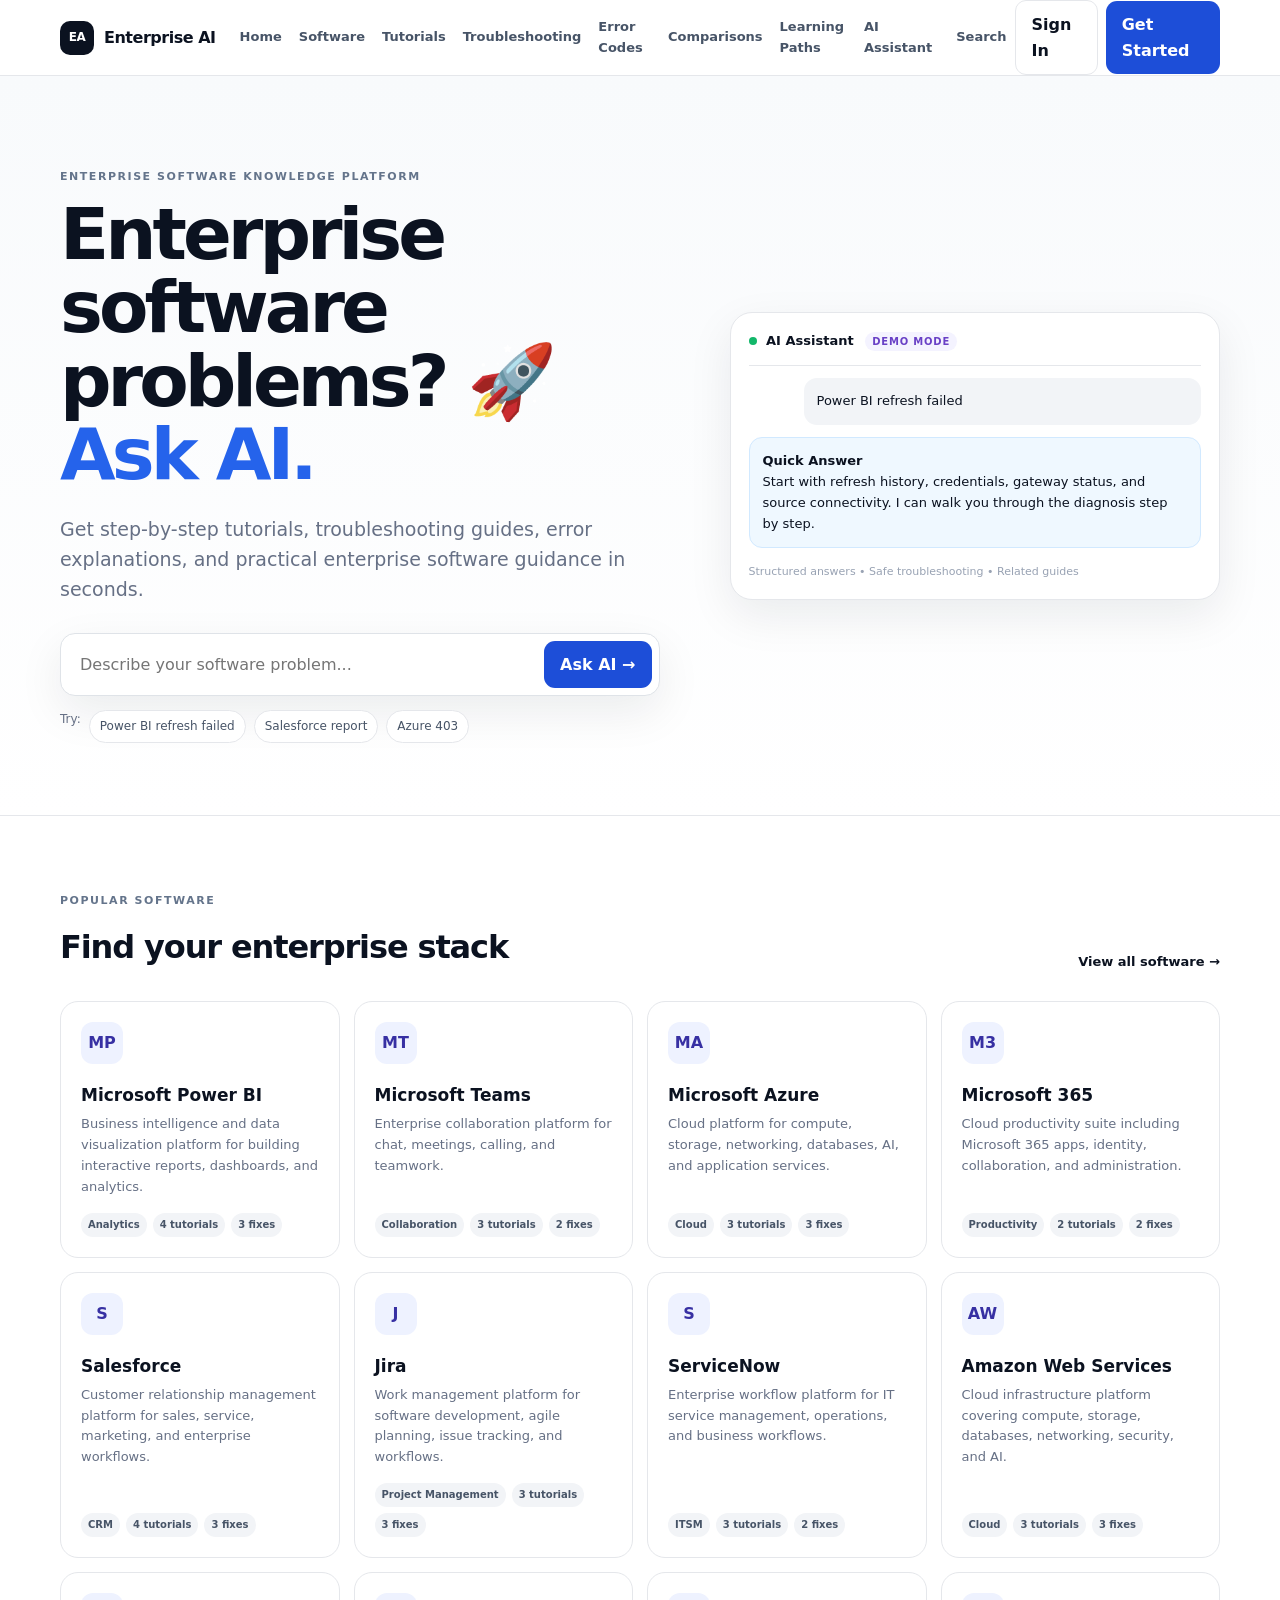
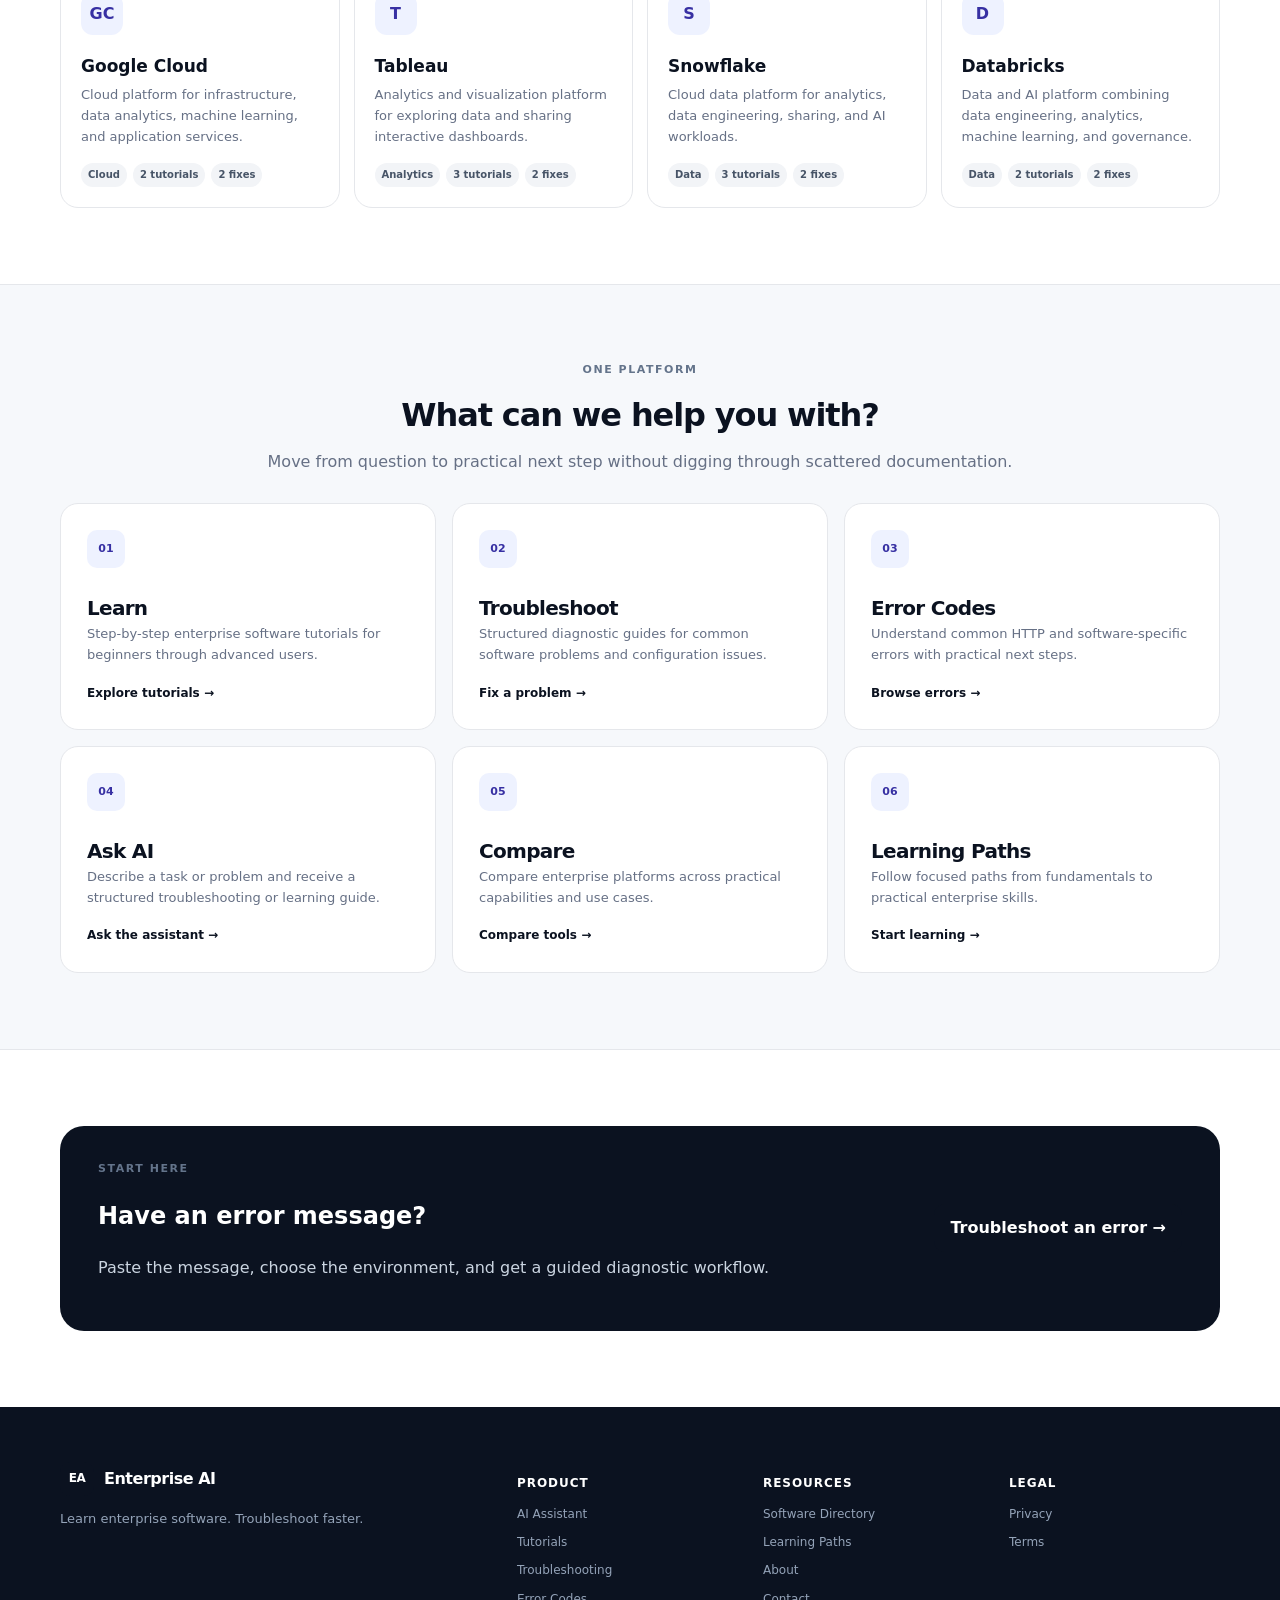
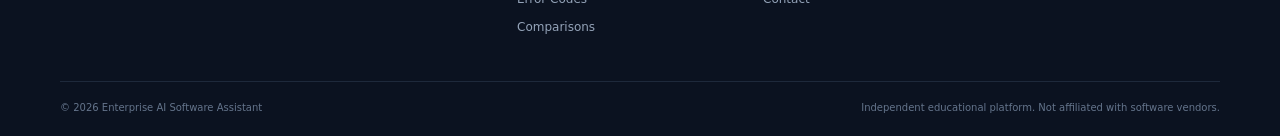
<file: index.html>
<!doctype html><html lang="en"><head>
<meta charset="UTF-8">
<meta name="viewport" content="width=device-width, initial-scale=1.0">
<meta name="theme-color" content="#0b1220">
<link rel="icon" href="favicon.svg" type="image/svg+xml">
<link rel="stylesheet" href="css/style.css">

<title>Enterprise AI Software Assistant | Tutorials & Troubleshooting</title>
<meta name="description" content="Learn enterprise software and troubleshoot errors with structured tutorials, troubleshooting guides, software comparisons, and an AI assistant.">
<link rel="canonical" href="https://ai.loanemi.de/">
<meta property="og:title" content="Enterprise AI Software Assistant">
<meta property="og:description" content="Learn enterprise software. Troubleshoot faster.">
<meta property="og:type" content="website">
<meta property="og:url" content="https://ai.loanemi.de/"> 
<script type="application/ld+json">
{
  "@context":"https://schema.org",
  "@type":"WebSite",
  "name":"Enterprise AI Software Assistant",
  "url":"https://ai.loanemi.de/",
  "potentialAction":{
    "@type":"SearchAction",
    "target":"https://ai.loanemi.de/software?search={search_term_string}"
    "query-input":"required name=search_term_string"
  }
}
</script>
</head><body>
<header class="site-header">
  <div class="container nav-wrap">
   <a class="brand" href="/" aria-label="Enterprise AI Software Assistant home">
      <span class="brand-mark">EA</span><span>Enterprise AI</span>
    </a>
    <button class="menu-toggle" aria-label="Open navigation" aria-expanded="false">☰</button>
    <nav class="main-nav" aria-label="Main navigation">
      <a href="/">Home</a>
      <a href="/software">Software</a>
      <a href="/tutorials">Tutorials</a>
      <a href="/troubleshooting">Troubleshooting</a>
      <a href="/errors">Error Codes</a>
     <a href="/comparisons">Comparisons</a>
      <a href="/learning-paths">Learning Paths</a>
      <a href="/ai-assistant">AI Assistant</a>
    </nav>
    <div class="nav-actions">
     <a class="search-link" href="/software#search">Search</a>
     <a class="btn btn-ghost" href="/contact">Sign In</a>
     <a class="btn btn-primary" href="/ai-assistant">Get Started</a>
    </div>
  </div>
</header>

<main>
<section class="hero">
 <div class="container hero-grid">
  <div>
   <div class="eyebrow">ENTERPRISE SOFTWARE KNOWLEDGE PLATFORM</div>
   <h1>Enterprise software problems? 🚀<br><span>Ask AI.</span></h1>
   <p class="hero-copy">Get step-by-step tutorials, troubleshooting guides, error explanations, and practical enterprise software guidance in seconds.</p>
   <form class="hero-search" id="hero-search">
    <input id="hero-query" aria-label="Describe your software problem" placeholder="Describe your software problem..." autocomplete="off">
    <button class="btn btn-primary" type="submit">Ask AI →</button>
   </form>
   <div class="example-row"><span>Try:</span><button data-query="Power BI refresh failed">Power BI refresh failed</button><button data-query="How do I create a Salesforce report?">Salesforce report</button><button data-query="Why is my Azure API returning 403?">Azure 403</button></div>
  </div>
  <div class="hero-panel">
   <div class="panel-top"><span class="status-dot"></span> AI Assistant <span class="demo-pill">DEMO MODE</span></div>
   <div class="chat-preview user">Power BI refresh failed</div>
   <div class="chat-preview ai"><strong>Quick Answer</strong><br>Start with refresh history, credentials, gateway status, and source connectivity. I can walk you through the diagnosis step by step.</div>
   <div class="panel-footer">Structured answers • Safe troubleshooting • Related guides</div>
  </div>
 </div>
</section>
<section class="section">
 <div class="container">
  <div class="section-heading"><div><div class="eyebrow">POPULAR SOFTWARE</div><h2>Find your enterprise stack</h2></div><a class="text-link" href="software.html">View all software →</a></div>
  <div class="software-grid" id="home-software"></div>
 </div>
</section>
<section class="section section-muted">
 <div class="container">
  <div class="section-heading centered"><div><div class="eyebrow">ONE PLATFORM</div><h2>What can we help you with?</h2><p>Move from question to practical next step without digging through scattered documentation.</p></div></div>
  <div class="feature-grid">
  <a class="feature-card" href="/tutorials"><span class="icon">01</span><h3>Learn</h3><p>Step-by-step enterprise software tutorials for beginners through advanced users.</p><span>Explore tutorials →</span></a>
   <a class="feature-card" href="/troubleshooting"><span class="icon">02</span><h3>Troubleshoot</h3><p>Structured diagnostic guides for common software problems and configuration issues.</p><span>Fix a problem →</span></a>
  <a class="feature-card" href="/errors"><span class="icon">03</span><h3>Error Codes</h3><p>Understand common HTTP and software-specific errors with practical next steps.</p><span>Browse errors →</span></a>
  <a class="feature-card" href="/ai-assistant"><span class="icon">04</span><h3>Ask AI</h3><p>Describe a task or problem and receive a structured troubleshooting or learning guide.</p><span>Ask the assistant →</span></a>
   <a class="feature-card" href="/comparisons"><span class="icon">05</span><h3>Compare</h3><p>Compare enterprise platforms across practical capabilities and use cases.</p><span>Compare tools →</span></a>
  <a class="feature-card" href="/learning-paths"><span class="icon">06</span><h3>Learning Paths</h3><p>Follow focused paths from fundamentals to practical enterprise skills.</p><span>Start learning →</span></a>
  </div>
 </div>
</section>
<section class="section">
 <div class="container callout"><div><div class="eyebrow">START HERE</div><h2>Have an error message?</h2><p>Paste the message, choose the environment, and get a guided diagnostic workflow.</p></div><a class="btn btn-dark" href="troubleshooting.html">Troubleshoot an error →</a></div>
</section>
</main>
<footer class="site-footer">
  <div class="container footer-grid">
    <div><div class="brand footer-brand"><span class="brand-mark">EA</span><span>Enterprise AI</span></div>
      <p>Learn enterprise software. Troubleshoot faster.</p></div>
    <div><h3>Product</h3><a href="ai-assistant.html">AI Assistant</a><a href="tutorials.html">Tutorials</a><a href="troubleshooting.html">Troubleshooting</a><a href="errors.html">Error Codes</a><a href="comparisons.html">Comparisons</a></div>
    <div><h3>Resources</h3><a href="software.html">Software Directory</a><a href="learning-paths.html">Learning Paths</a><a href="about.html">About</a><a href="contact.html">Contact</a></div>
    <div><h3>Legal</h3><a href="privacy.html">Privacy</a><a href="terms.html">Terms</a></div>
  </div>
  <div class="container footer-bottom"><span>© 2026 Enterprise AI Software Assistant</span><span>Independent educational platform. Not affiliated with software vendors.</span></div>
</footer>

<script src="js/app.js"></script><script src="js/software.js"></script>
<script>
document.getElementById('hero-search').addEventListener('submit',e=>{e.preventDefault();const q=document.getElementById('hero-query').value.trim();location.href='ai-assistant.html?query='+encodeURIComponent(q)});
document.querySelectorAll('[data-query]').forEach(b=>b.addEventListener('click',()=>{document.getElementById('hero-query').value=b.dataset.query}));
</script></body></html>
</file>
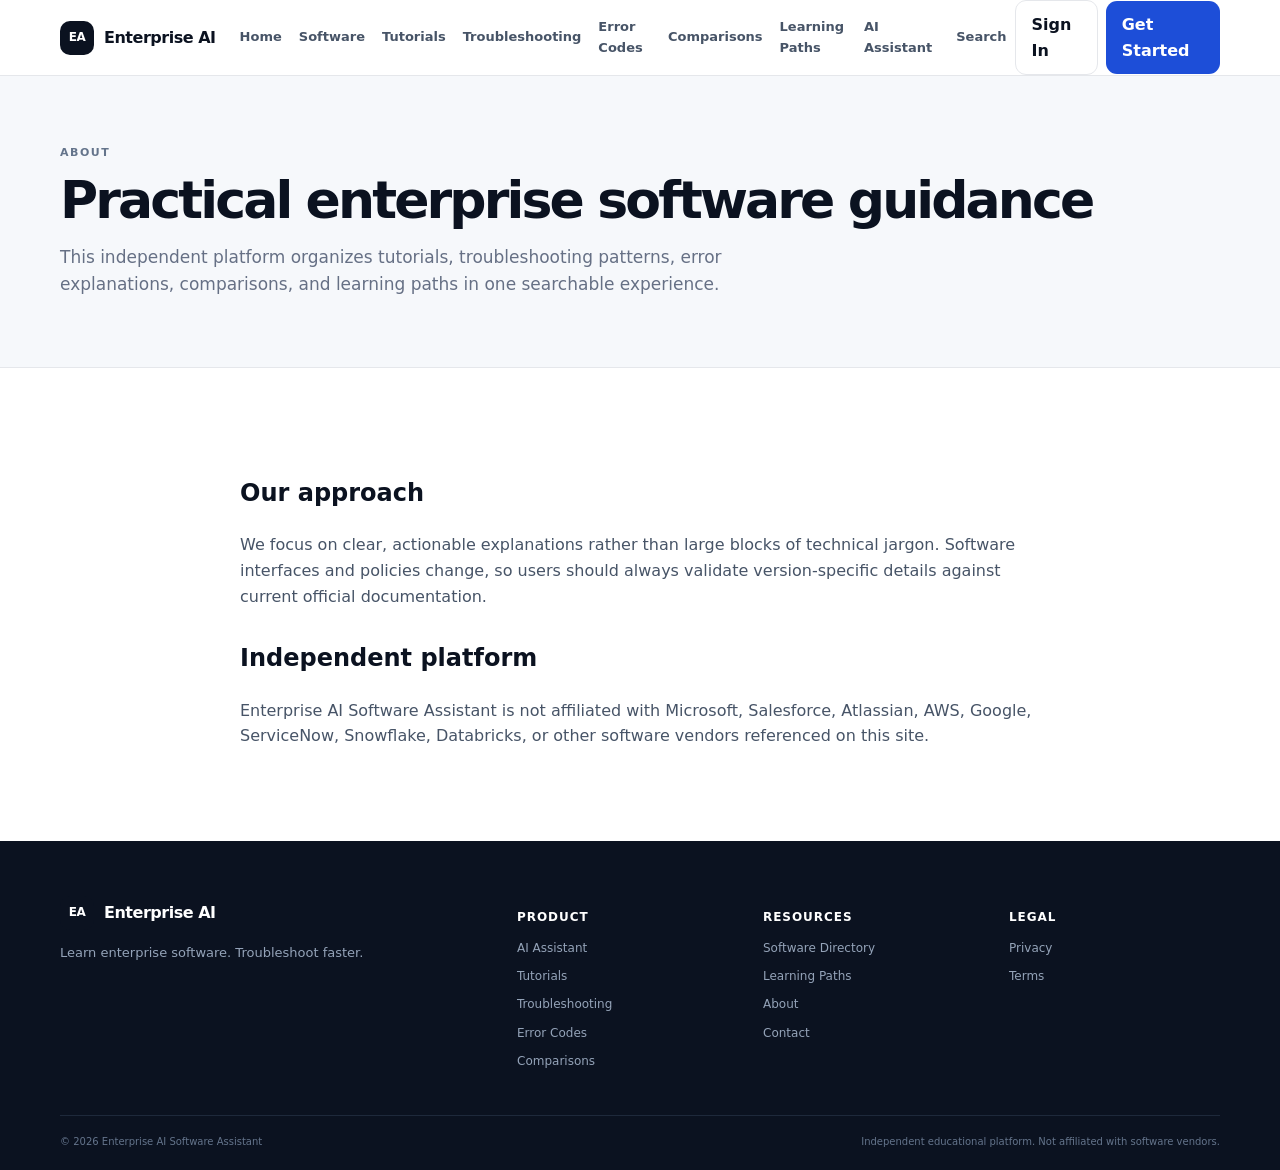
<file: about.html>
<!doctype html><html lang="en"><head>
<meta charset="UTF-8">
<meta name="viewport" content="width=device-width, initial-scale=1.0">
<meta name="theme-color" content="#0b1220">
<link rel="icon" href="favicon.svg" type="image/svg+xml">
<link rel="stylesheet" href="css/style.css">
<title>About | Enterprise AI Software Assistant</title><meta name="description" content="Enterprise AI Software Assistant information and legal page."><meta property="og:title" content="About | Enterprise AI Software Assistant"><meta property="og:description" content="Enterprise AI Software Assistant information and legal page."></head><body>
<header class="site-header">
  <div class="container nav-wrap">
    <a class="brand" href="index.html" aria-label="Enterprise AI Software Assistant home">
      <span class="brand-mark">EA</span><span>Enterprise AI</span>
    </a>
    <button class="menu-toggle" aria-label="Open navigation" aria-expanded="false">☰</button>
    <nav class="main-nav" aria-label="Main navigation">
      <a href="index.html">Home</a>
      <a href="software.html">Software</a>
      <a href="tutorials.html">Tutorials</a>
      <a href="troubleshooting.html">Troubleshooting</a>
      <a href="errors.html">Error Codes</a>
      <a href="comparisons.html">Comparisons</a>
      <a href="learning-paths.html">Learning Paths</a>
      <a href="ai-assistant.html">AI Assistant</a>
    </nav>
    <div class="nav-actions">
      <a class="search-link" href="software.html#search">Search</a>
      <a class="btn btn-ghost" href="contact.html">Sign In</a>
      <a class="btn btn-primary" href="ai-assistant.html">Get Started</a>
    </div>
  </div>
</header>
<main><section class="page-hero"><div class="container"><div class="eyebrow">ABOUT</div><h1>Practical enterprise software guidance</h1><p>This independent platform organizes tutorials, troubleshooting patterns, error explanations, comparisons, and learning paths in one searchable experience.</p></div></section><section class="section"><div class="container prose"><h2>Our approach</h2><p>We focus on clear, actionable explanations rather than large blocks of technical jargon. Software interfaces and policies change, so users should always validate version-specific details against current official documentation.</p><h2>Independent platform</h2><p>Enterprise AI Software Assistant is not affiliated with Microsoft, Salesforce, Atlassian, AWS, Google, ServiceNow, Snowflake, Databricks, or other software vendors referenced on this site.</p></div></section></main>
<footer class="site-footer">
  <div class="container footer-grid">
    <div><div class="brand footer-brand"><span class="brand-mark">EA</span><span>Enterprise AI</span></div>
      <p>Learn enterprise software. Troubleshoot faster.</p></div>
    <div><h3>Product</h3><a href="ai-assistant.html">AI Assistant</a><a href="tutorials.html">Tutorials</a><a href="troubleshooting.html">Troubleshooting</a><a href="errors.html">Error Codes</a><a href="comparisons.html">Comparisons</a></div>
    <div><h3>Resources</h3><a href="software.html">Software Directory</a><a href="learning-paths.html">Learning Paths</a><a href="about.html">About</a><a href="contact.html">Contact</a></div>
    <div><h3>Legal</h3><a href="privacy.html">Privacy</a><a href="terms.html">Terms</a></div>
  </div>
  <div class="container footer-bottom"><span>© 2026 Enterprise AI Software Assistant</span><span>Independent educational platform. Not affiliated with software vendors.</span></div>
</footer>
<script src="js/app.js"></script></body></html>
</file>
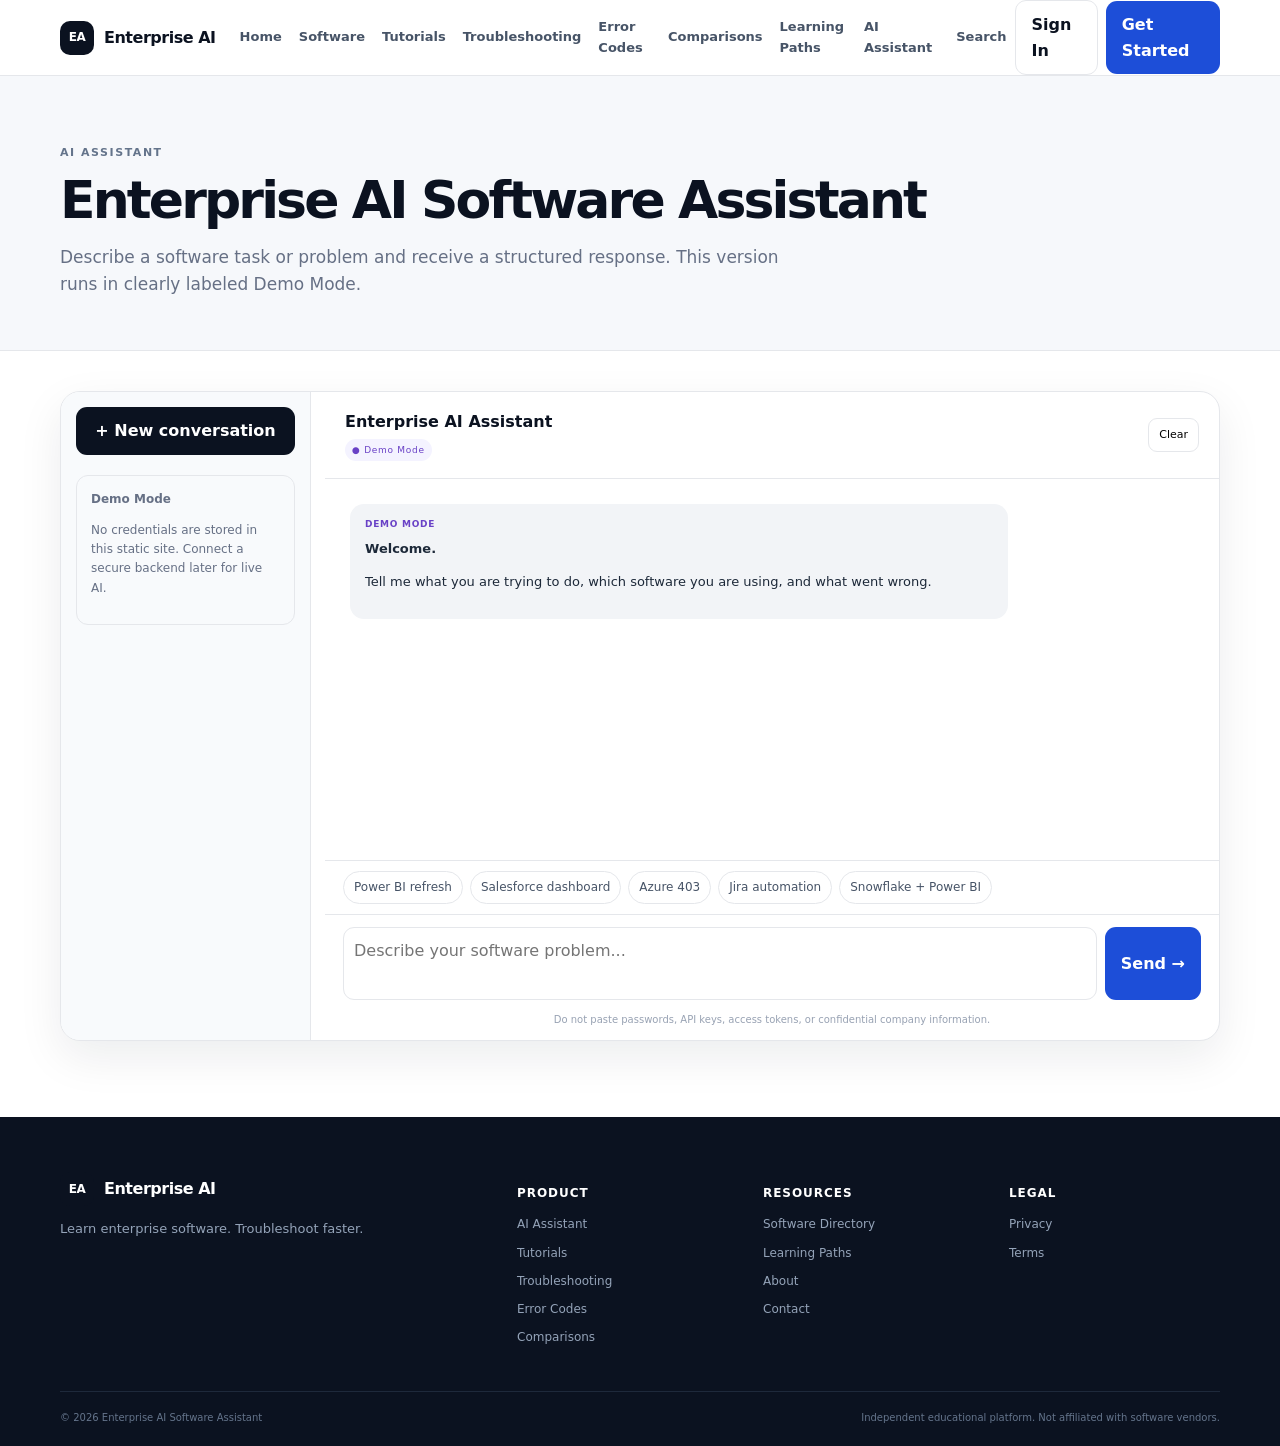
<file: ai-assistant.html>
<!doctype html><html lang="en"><head>
<meta charset="UTF-8">
<meta name="viewport" content="width=device-width, initial-scale=1.0">
<meta name="theme-color" content="#0b1220">
<link rel="icon" href="favicon.svg" type="image/svg+xml">
<link rel="stylesheet" href="css/style.css">
<title>AI Enterprise Software Assistant | Troubleshoot & Learn</title><meta name="description" content="Ask the Enterprise AI Software Assistant about software tasks, errors, configuration problems, and learning goals."><meta property="og:title" content="AI Enterprise Software Assistant | Troubleshoot & Learn"><meta property="og:description" content="Ask the Enterprise AI Software Assistant about software tasks, errors, configuration problems, and learning goals."></head><body>
<header class="site-header">
  <div class="container nav-wrap">
    <a class="brand" href="index.html" aria-label="Enterprise AI Software Assistant home">
      <span class="brand-mark">EA</span><span>Enterprise AI</span>
    </a>
    <button class="menu-toggle" aria-label="Open navigation" aria-expanded="false">☰</button>
    <nav class="main-nav" aria-label="Main navigation">
      <a href="index.html">Home</a>
      <a href="software.html">Software</a>
      <a href="tutorials.html">Tutorials</a>
      <a href="troubleshooting.html">Troubleshooting</a>
      <a href="errors.html">Error Codes</a>
      <a href="comparisons.html">Comparisons</a>
      <a href="learning-paths.html">Learning Paths</a>
      <a href="ai-assistant.html">AI Assistant</a>
    </nav>
    <div class="nav-actions">
      <a class="search-link" href="software.html#search">Search</a>
      <a class="btn btn-ghost" href="contact.html">Sign In</a>
      <a class="btn btn-primary" href="ai-assistant.html">Get Started</a>
    </div>
  </div>
</header>
<main>
<section class="page-hero compact"><div class="container"><div class="eyebrow">AI ASSISTANT</div><h1>Enterprise AI Software Assistant</h1><p>Describe a software task or problem and receive a structured response. This version runs in clearly labeled Demo Mode.</p></div></section>
<section class="section ai-section"><div class="container ai-shell">
<div class="ai-sidebar"><button id="new-chat" class="btn btn-dark full">+ New conversation</button><div class="sidebar-note"><strong>Demo Mode</strong><p>No credentials are stored in this static site. Connect a secure backend later for live AI.</p></div></div>
<div class="chat-panel"><div class="chat-top"><div><strong>Enterprise AI Assistant</strong><span class="status">● Demo Mode</span></div><button id="clear-chat" class="icon-btn" aria-label="Clear chat">Clear</button></div>
<div id="chat-messages" class="chat-messages"></div>
<div class="suggestions"><button data-suggest="How do I fix Power BI refresh errors?">Power BI refresh</button><button data-suggest="How do I create a Salesforce dashboard?">Salesforce dashboard</button><button data-suggest="Why am I getting a 403 error in Azure?">Azure 403</button><button data-suggest="How do I create a Jira automation?">Jira automation</button><button data-suggest="How do I connect Snowflake to Power BI?">Snowflake + Power BI</button></div>
<form id="chat-form" class="chat-input"><textarea id="chat-input" rows="2" placeholder="Describe your software problem..." aria-label="Chat message"></textarea><button class="btn btn-primary" type="submit">Send →</button></form>
<div class="privacy-note">Do not paste passwords, API keys, access tokens, or confidential company information.</div>
</div></div></section>
</main>
<footer class="site-footer">
  <div class="container footer-grid">
    <div><div class="brand footer-brand"><span class="brand-mark">EA</span><span>Enterprise AI</span></div>
      <p>Learn enterprise software. Troubleshoot faster.</p></div>
    <div><h3>Product</h3><a href="ai-assistant.html">AI Assistant</a><a href="tutorials.html">Tutorials</a><a href="troubleshooting.html">Troubleshooting</a><a href="errors.html">Error Codes</a><a href="comparisons.html">Comparisons</a></div>
    <div><h3>Resources</h3><a href="software.html">Software Directory</a><a href="learning-paths.html">Learning Paths</a><a href="about.html">About</a><a href="contact.html">Contact</a></div>
    <div><h3>Legal</h3><a href="privacy.html">Privacy</a><a href="terms.html">Terms</a></div>
  </div>
  <div class="container footer-bottom"><span>© 2026 Enterprise AI Software Assistant</span><span>Independent educational platform. Not affiliated with software vendors.</span></div>
</footer>
<script src="js/app.js"></script><script src="js/ai-assistant.js"></script></body></html>
</file>
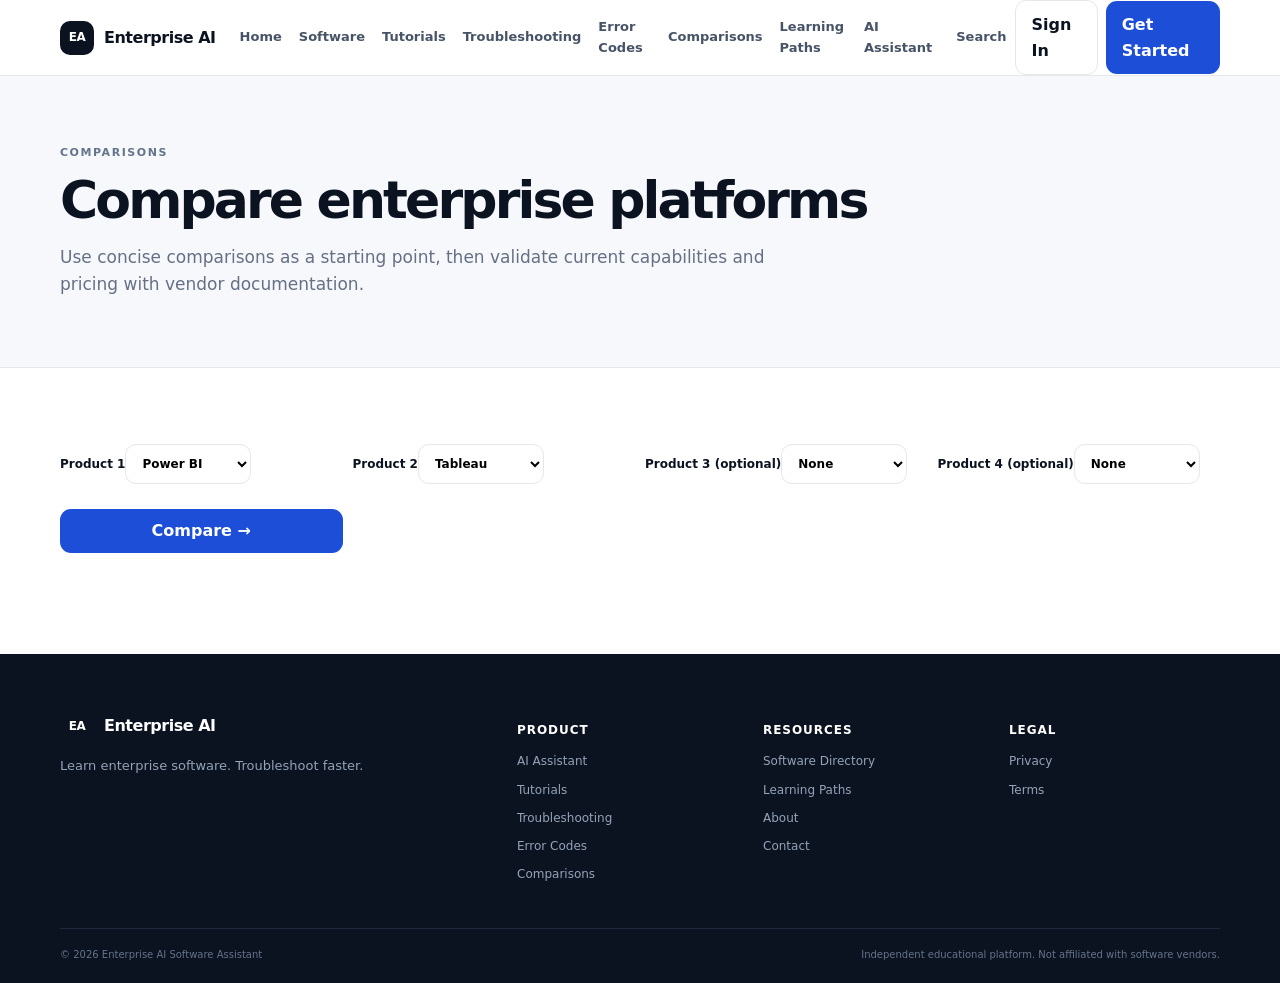
<file: comparisons.html>
<!doctype html><html lang="en"><head>
<meta charset="UTF-8">
<meta name="viewport" content="width=device-width, initial-scale=1.0">
<meta name="theme-color" content="#0b1220">
<link rel="icon" href="favicon.svg" type="image/svg+xml">
<link rel="stylesheet" href="css/style.css">
<title>Enterprise Software Comparisons | Enterprise AI Software Assistant</title><meta name="description" content="Compare enterprise software platforms across practical capabilities, integrations, enterprise support, and best-fit use cases."><meta property="og:title" content="Enterprise Software Comparisons | Enterprise AI Software Assistant"><meta property="og:description" content="Compare enterprise software platforms across practical capabilities, integrations, enterprise support, and best-fit use cases."></head><body>
<header class="site-header">
  <div class="container nav-wrap">
    <a class="brand" href="index.html" aria-label="Enterprise AI Software Assistant home">
      <span class="brand-mark">EA</span><span>Enterprise AI</span>
    </a>
    <button class="menu-toggle" aria-label="Open navigation" aria-expanded="false">☰</button>
    <nav class="main-nav" aria-label="Main navigation">
      <a href="index.html">Home</a>
      <a href="software.html">Software</a>
      <a href="tutorials.html">Tutorials</a>
      <a href="troubleshooting.html">Troubleshooting</a>
      <a href="errors.html">Error Codes</a>
      <a href="comparisons.html">Comparisons</a>
      <a href="learning-paths.html">Learning Paths</a>
      <a href="ai-assistant.html">AI Assistant</a>
    </nav>
    <div class="nav-actions">
      <a class="search-link" href="software.html#search">Search</a>
      <a class="btn btn-ghost" href="contact.html">Sign In</a>
      <a class="btn btn-primary" href="ai-assistant.html">Get Started</a>
    </div>
  </div>
</header>
<main>
<section class="page-hero"><div class="container"><div class="eyebrow">COMPARISONS</div><h1>Compare enterprise platforms</h1><p>Use concise comparisons as a starting point, then validate current capabilities and pricing with vendor documentation.</p></div></section>
<section class="section"><div class="container"><div class="comparison-select"><label>Product 1<select id="compare-a"></select></label><label>Product 2<select id="compare-b"></select></label><label>Product 3 (optional)<select id="compare-c"><option value="">None</option></select></label><label>Product 4 (optional)<select id="compare-d"><option value="">None</option></select></label><button id="compare-btn" class="btn btn-primary">Compare →</button></div><div id="comparison-result"></div></div></section>
</main>
<footer class="site-footer">
  <div class="container footer-grid">
    <div><div class="brand footer-brand"><span class="brand-mark">EA</span><span>Enterprise AI</span></div>
      <p>Learn enterprise software. Troubleshoot faster.</p></div>
    <div><h3>Product</h3><a href="ai-assistant.html">AI Assistant</a><a href="tutorials.html">Tutorials</a><a href="troubleshooting.html">Troubleshooting</a><a href="errors.html">Error Codes</a><a href="comparisons.html">Comparisons</a></div>
    <div><h3>Resources</h3><a href="software.html">Software Directory</a><a href="learning-paths.html">Learning Paths</a><a href="about.html">About</a><a href="contact.html">Contact</a></div>
    <div><h3>Legal</h3><a href="privacy.html">Privacy</a><a href="terms.html">Terms</a></div>
  </div>
  <div class="container footer-bottom"><span>© 2026 Enterprise AI Software Assistant</span><span>Independent educational platform. Not affiliated with software vendors.</span></div>
</footer>
<script src="js/app.js"></script><script src="js/comparisons.js"></script></body></html>
</file>
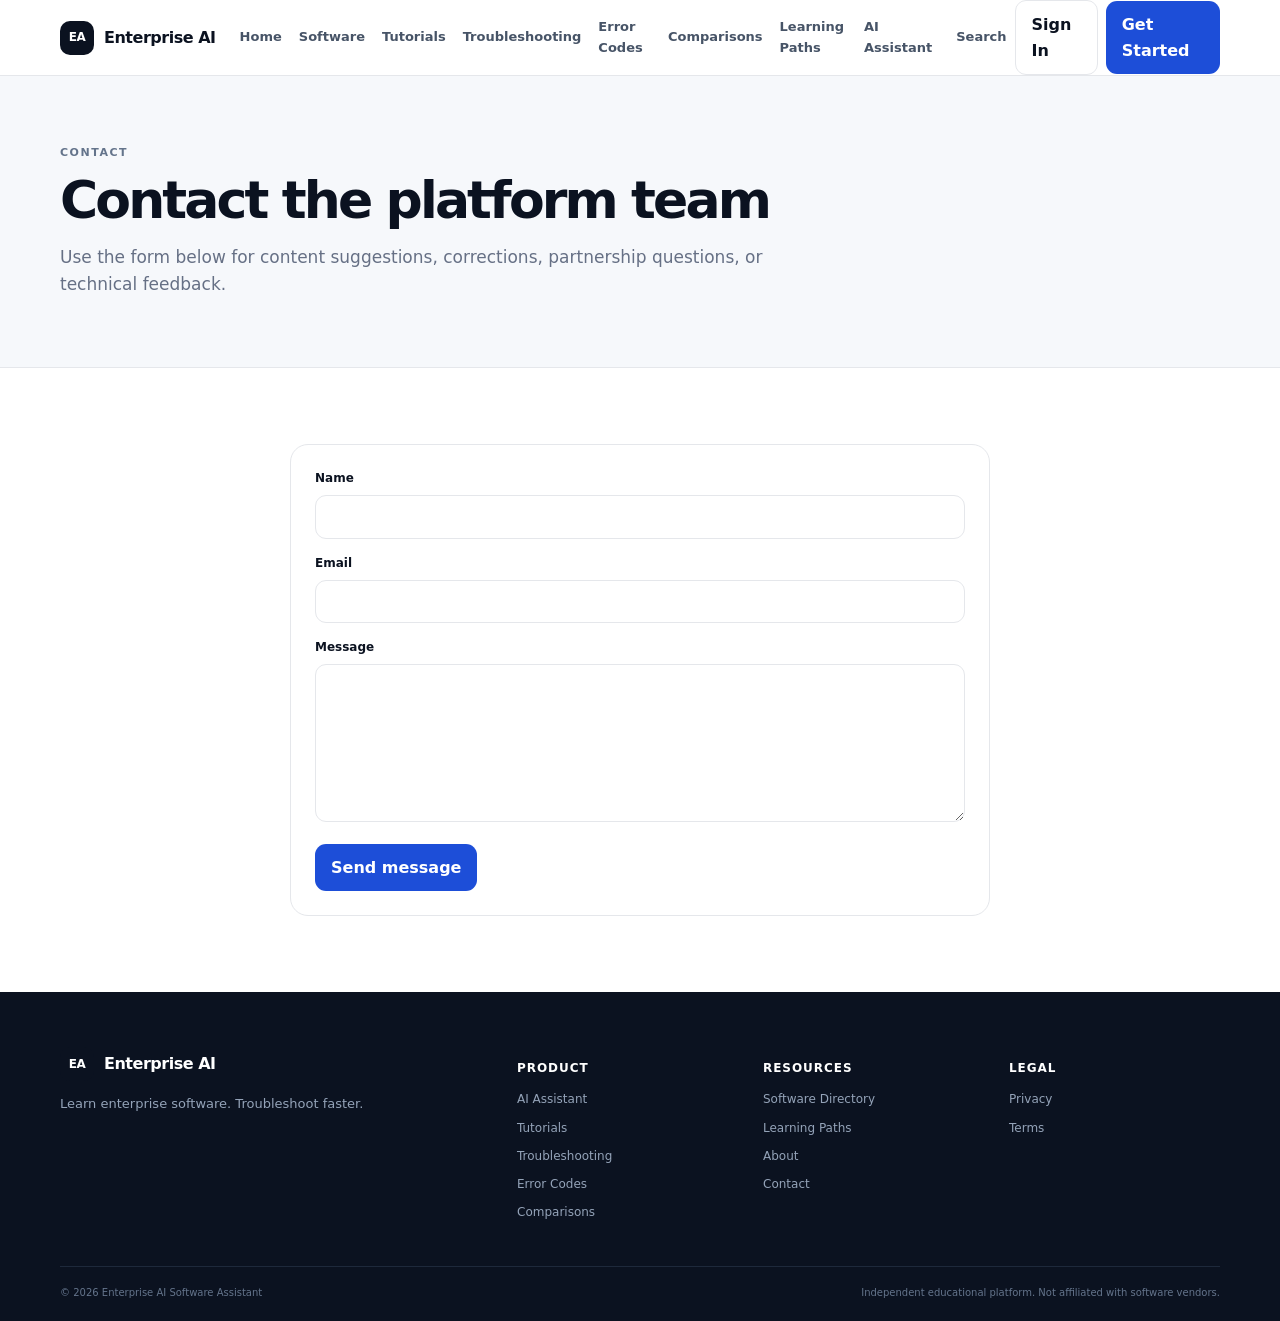
<file: contact.html>
<!doctype html><html lang="en"><head>
<meta charset="UTF-8">
<meta name="viewport" content="width=device-width, initial-scale=1.0">
<meta name="theme-color" content="#0b1220">
<link rel="icon" href="favicon.svg" type="image/svg+xml">
<link rel="stylesheet" href="css/style.css">
<title>Contact | Enterprise AI Software Assistant</title><meta name="description" content="Enterprise AI Software Assistant information and legal page."><meta property="og:title" content="Contact | Enterprise AI Software Assistant"><meta property="og:description" content="Enterprise AI Software Assistant information and legal page."></head><body>
<header class="site-header">
  <div class="container nav-wrap">
    <a class="brand" href="index.html" aria-label="Enterprise AI Software Assistant home">
      <span class="brand-mark">EA</span><span>Enterprise AI</span>
    </a>
    <button class="menu-toggle" aria-label="Open navigation" aria-expanded="false">☰</button>
    <nav class="main-nav" aria-label="Main navigation">
      <a href="index.html">Home</a>
      <a href="software.html">Software</a>
      <a href="tutorials.html">Tutorials</a>
      <a href="troubleshooting.html">Troubleshooting</a>
      <a href="errors.html">Error Codes</a>
      <a href="comparisons.html">Comparisons</a>
      <a href="learning-paths.html">Learning Paths</a>
      <a href="ai-assistant.html">AI Assistant</a>
    </nav>
    <div class="nav-actions">
      <a class="search-link" href="software.html#search">Search</a>
      <a class="btn btn-ghost" href="contact.html">Sign In</a>
      <a class="btn btn-primary" href="ai-assistant.html">Get Started</a>
    </div>
  </div>
</header>
<main><section class="page-hero"><div class="container"><div class="eyebrow">CONTACT</div><h1>Contact the platform team</h1><p>Use the form below for content suggestions, corrections, partnership questions, or technical feedback.</p></div></section><section class="section"><div class="container narrow"><form class="form-card" onsubmit="event.preventDefault();document.getElementById('contact-success').classList.remove('hidden');this.reset()"><label>Name<input required></label><label>Email<input type="email" required></label><label>Message<textarea rows="7" required></textarea></label><button class="btn btn-primary" type="submit">Send message</button><p id="contact-success" class="success hidden">Thanks. This static demo captured your message locally; connect a backend/email provider to receive submissions.</p></form></div></section></main>
<footer class="site-footer">
  <div class="container footer-grid">
    <div><div class="brand footer-brand"><span class="brand-mark">EA</span><span>Enterprise AI</span></div>
      <p>Learn enterprise software. Troubleshoot faster.</p></div>
    <div><h3>Product</h3><a href="ai-assistant.html">AI Assistant</a><a href="tutorials.html">Tutorials</a><a href="troubleshooting.html">Troubleshooting</a><a href="errors.html">Error Codes</a><a href="comparisons.html">Comparisons</a></div>
    <div><h3>Resources</h3><a href="software.html">Software Directory</a><a href="learning-paths.html">Learning Paths</a><a href="about.html">About</a><a href="contact.html">Contact</a></div>
    <div><h3>Legal</h3><a href="privacy.html">Privacy</a><a href="terms.html">Terms</a></div>
  </div>
  <div class="container footer-bottom"><span>© 2026 Enterprise AI Software Assistant</span><span>Independent educational platform. Not affiliated with software vendors.</span></div>
</footer>
<script src="js/app.js"></script></body></html>
</file>
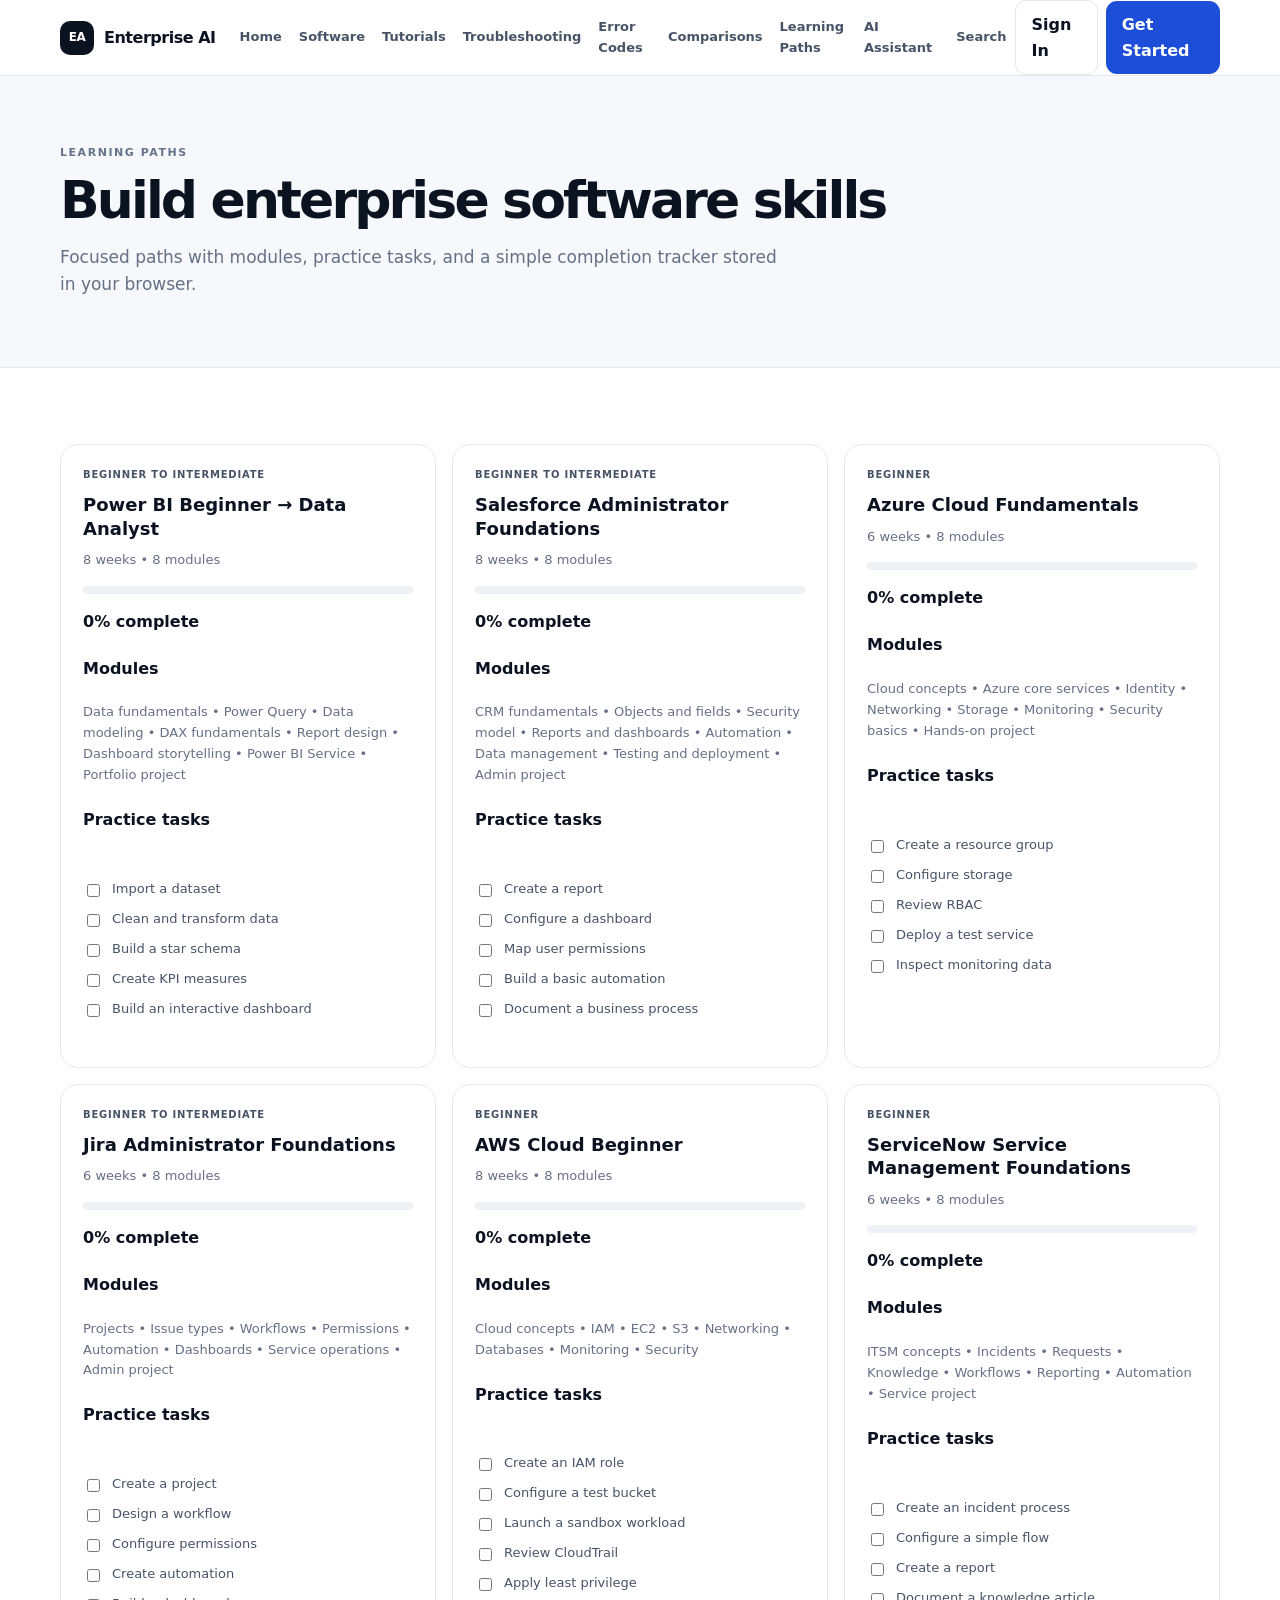
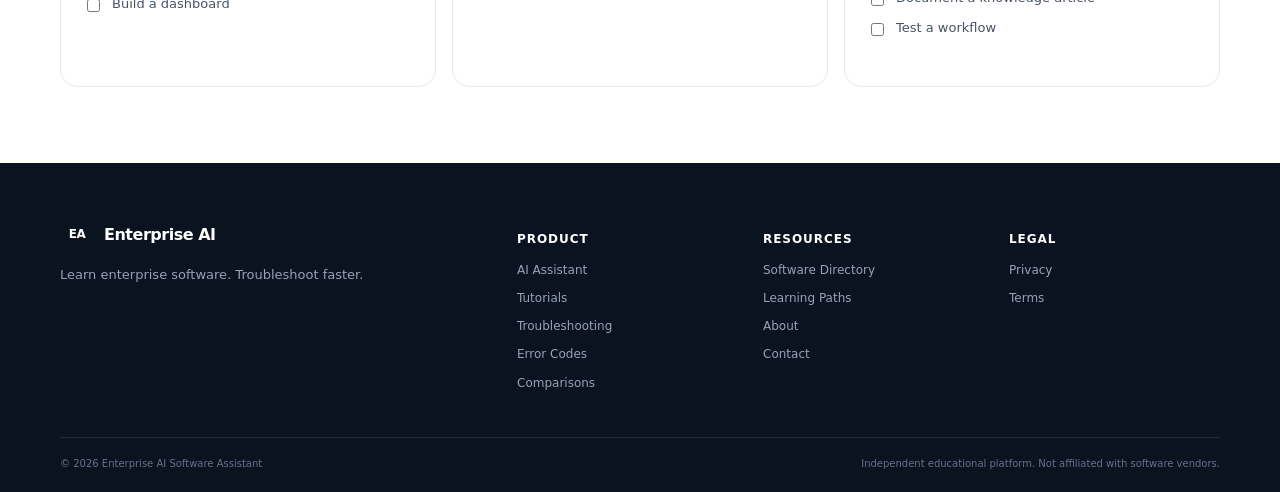
<file: learning-paths.html>
<!doctype html><html lang="en"><head>
<meta charset="UTF-8">
<meta name="viewport" content="width=device-width, initial-scale=1.0">
<meta name="theme-color" content="#0b1220">
<link rel="icon" href="favicon.svg" type="image/svg+xml">
<link rel="stylesheet" href="css/style.css">
<title>Enterprise Software Learning Paths | Enterprise AI Software Assistant</title><link rel="canonical" href="https://ai.loanemi.de/learning-paths">
  <meta name="description" content="Follow structured enterprise software learning paths from beginner to practical workplace skills."><meta property="og:title" content="Enterprise Software Learning Paths | Enterprise AI Software Assistant"><meta property="og:description" content="Follow structured enterprise software learning paths from beginner to practical workplace skills."></head><body>
<header class="site-header">
  <div class="container nav-wrap">
    <a class="brand" href="index.html" aria-label="Enterprise AI Software Assistant home">
      <span class="brand-mark">EA</span><span>Enterprise AI</span>
    </a>
    <button class="menu-toggle" aria-label="Open navigation" aria-expanded="false">☰</button>
    <nav class="main-nav" aria-label="Main navigation">
      <a href="index.html">Home</a>
      <a href="software.html">Software</a>
      <a href="tutorials.html">Tutorials</a>
      <a href="troubleshooting.html">Troubleshooting</a>
      <a href="errors.html">Error Codes</a>
      <a href="comparisons.html">Comparisons</a>
      <a href="learning-paths.html">Learning Paths</a>
      <a href="ai-assistant.html">AI Assistant</a>
    </nav>
    <div class="nav-actions">
      <a class="search-link" href="software.html#search">Search</a>
      <a class="btn btn-ghost" href="contact.html">Sign In</a>
      <a class="btn btn-primary" href="ai-assistant.html">Get Started</a>
    </div>
  </div>
</header>
<main>
<section class="page-hero"><div class="container"><div class="eyebrow">LEARNING PATHS</div><h1>Build enterprise software skills</h1><p>Focused paths with modules, practice tasks, and a simple completion tracker stored in your browser.</p></div></section>
<section class="section"><div class="container"><div id="learning-grid" class="article-grid"></div></div></section>
</main>
<footer class="site-footer">
  <div class="container footer-grid">
    <div><div class="brand footer-brand"><span class="brand-mark">EA</span><span>Enterprise AI</span></div>
      <p>Learn enterprise software. Troubleshoot faster.</p></div>
    <div><h3>Product</h3><a href="ai-assistant.html">AI Assistant</a><a href="tutorials.html">Tutorials</a><a href="troubleshooting.html">Troubleshooting</a><a href="errors.html">Error Codes</a><a href="comparisons.html">Comparisons</a></div>
    <div><h3>Resources</h3><a href="software.html">Software Directory</a><a href="learning-paths.html">Learning Paths</a><a href="about.html">About</a><a href="contact.html">Contact</a></div>
    <div><h3>Legal</h3><a href="privacy.html">Privacy</a><a href="terms.html">Terms</a></div>
  </div>
  <div class="container footer-bottom"><span>© 2026 Enterprise AI Software Assistant</span><span>Independent educational platform. Not affiliated with software vendors.</span></div>
</footer>
<script src="js/app.js"></script><script src="js/learning-paths.js"></script></body></html>
</file>
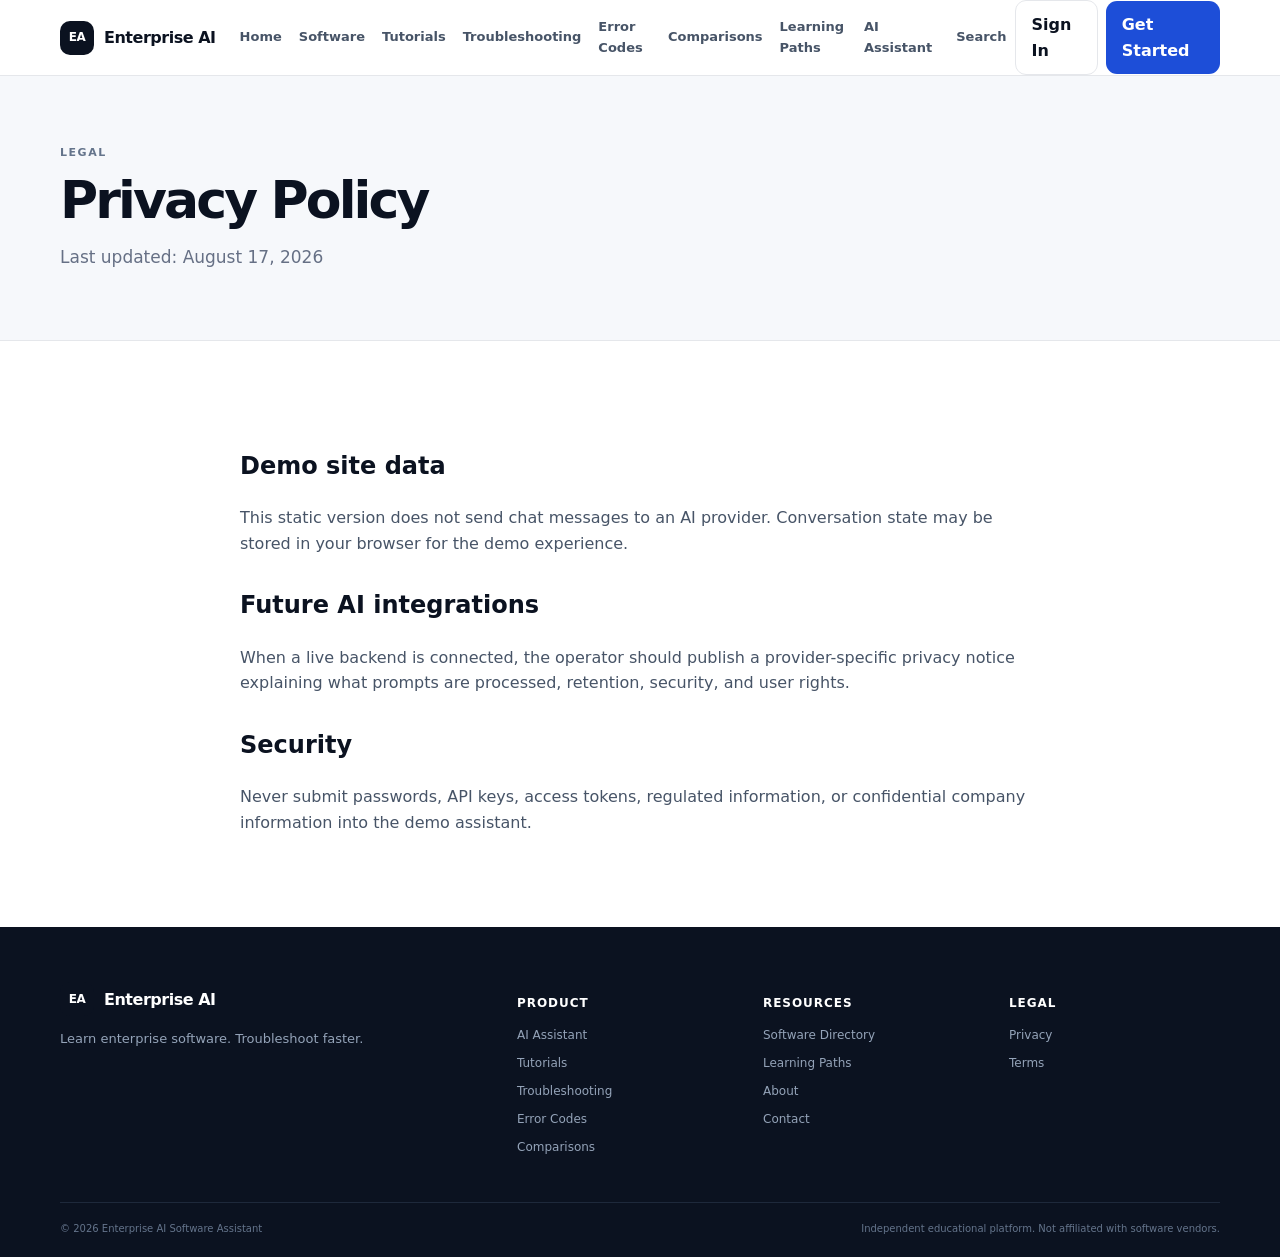
<file: privacy.html>
<!doctype html><html lang="en"><head>
<meta charset="UTF-8">
<meta name="viewport" content="width=device-width, initial-scale=1.0">
<meta name="theme-color" content="#0b1220">
<link rel="icon" href="favicon.svg" type="image/svg+xml">
<link rel="stylesheet" href="css/style.css">
<title>Privacy Policy | Enterprise AI Software Assistant</title><meta name="description" content="Enterprise AI Software Assistant information and legal page."><meta property="og:title" content="Privacy Policy | Enterprise AI Software Assistant"><meta property="og:description" content="Enterprise AI Software Assistant information and legal page."></head><body>
<header class="site-header">
  <div class="container nav-wrap">
    <a class="brand" href="index.html" aria-label="Enterprise AI Software Assistant home">
      <span class="brand-mark">EA</span><span>Enterprise AI</span>
    </a>
    <button class="menu-toggle" aria-label="Open navigation" aria-expanded="false">☰</button>
    <nav class="main-nav" aria-label="Main navigation">
      <a href="index.html">Home</a>
      <a href="software.html">Software</a>
      <a href="tutorials.html">Tutorials</a>
      <a href="troubleshooting.html">Troubleshooting</a>
      <a href="errors.html">Error Codes</a>
      <a href="comparisons.html">Comparisons</a>
      <a href="learning-paths.html">Learning Paths</a>
      <a href="ai-assistant.html">AI Assistant</a>
    </nav>
    <div class="nav-actions">
      <a class="search-link" href="software.html#search">Search</a>
      <a class="btn btn-ghost" href="contact.html">Sign In</a>
      <a class="btn btn-primary" href="ai-assistant.html">Get Started</a>
    </div>
  </div>
</header>
<main><section class="page-hero"><div class="container"><div class="eyebrow">LEGAL</div><h1>Privacy Policy</h1><p>Last updated: August 17, 2026</p></div></section><section class="section"><div class="container prose"><h2>Demo site data</h2><p>This static version does not send chat messages to an AI provider. Conversation state may be stored in your browser for the demo experience.</p><h2>Future AI integrations</h2><p>When a live backend is connected, the operator should publish a provider-specific privacy notice explaining what prompts are processed, retention, security, and user rights.</p><h2>Security</h2><p>Never submit passwords, API keys, access tokens, regulated information, or confidential company information into the demo assistant.</p></div></section></main>
<footer class="site-footer">
  <div class="container footer-grid">
    <div><div class="brand footer-brand"><span class="brand-mark">EA</span><span>Enterprise AI</span></div>
      <p>Learn enterprise software. Troubleshoot faster.</p></div>
    <div><h3>Product</h3><a href="ai-assistant.html">AI Assistant</a><a href="tutorials.html">Tutorials</a><a href="troubleshooting.html">Troubleshooting</a><a href="errors.html">Error Codes</a><a href="comparisons.html">Comparisons</a></div>
    <div><h3>Resources</h3><a href="software.html">Software Directory</a><a href="learning-paths.html">Learning Paths</a><a href="about.html">About</a><a href="contact.html">Contact</a></div>
    <div><h3>Legal</h3><a href="privacy.html">Privacy</a><a href="terms.html">Terms</a></div>
  </div>
  <div class="container footer-bottom"><span>© 2026 Enterprise AI Software Assistant</span><span>Independent educational platform. Not affiliated with software vendors.</span></div>
</footer>
<script src="js/app.js"></script></body></html>
</file>
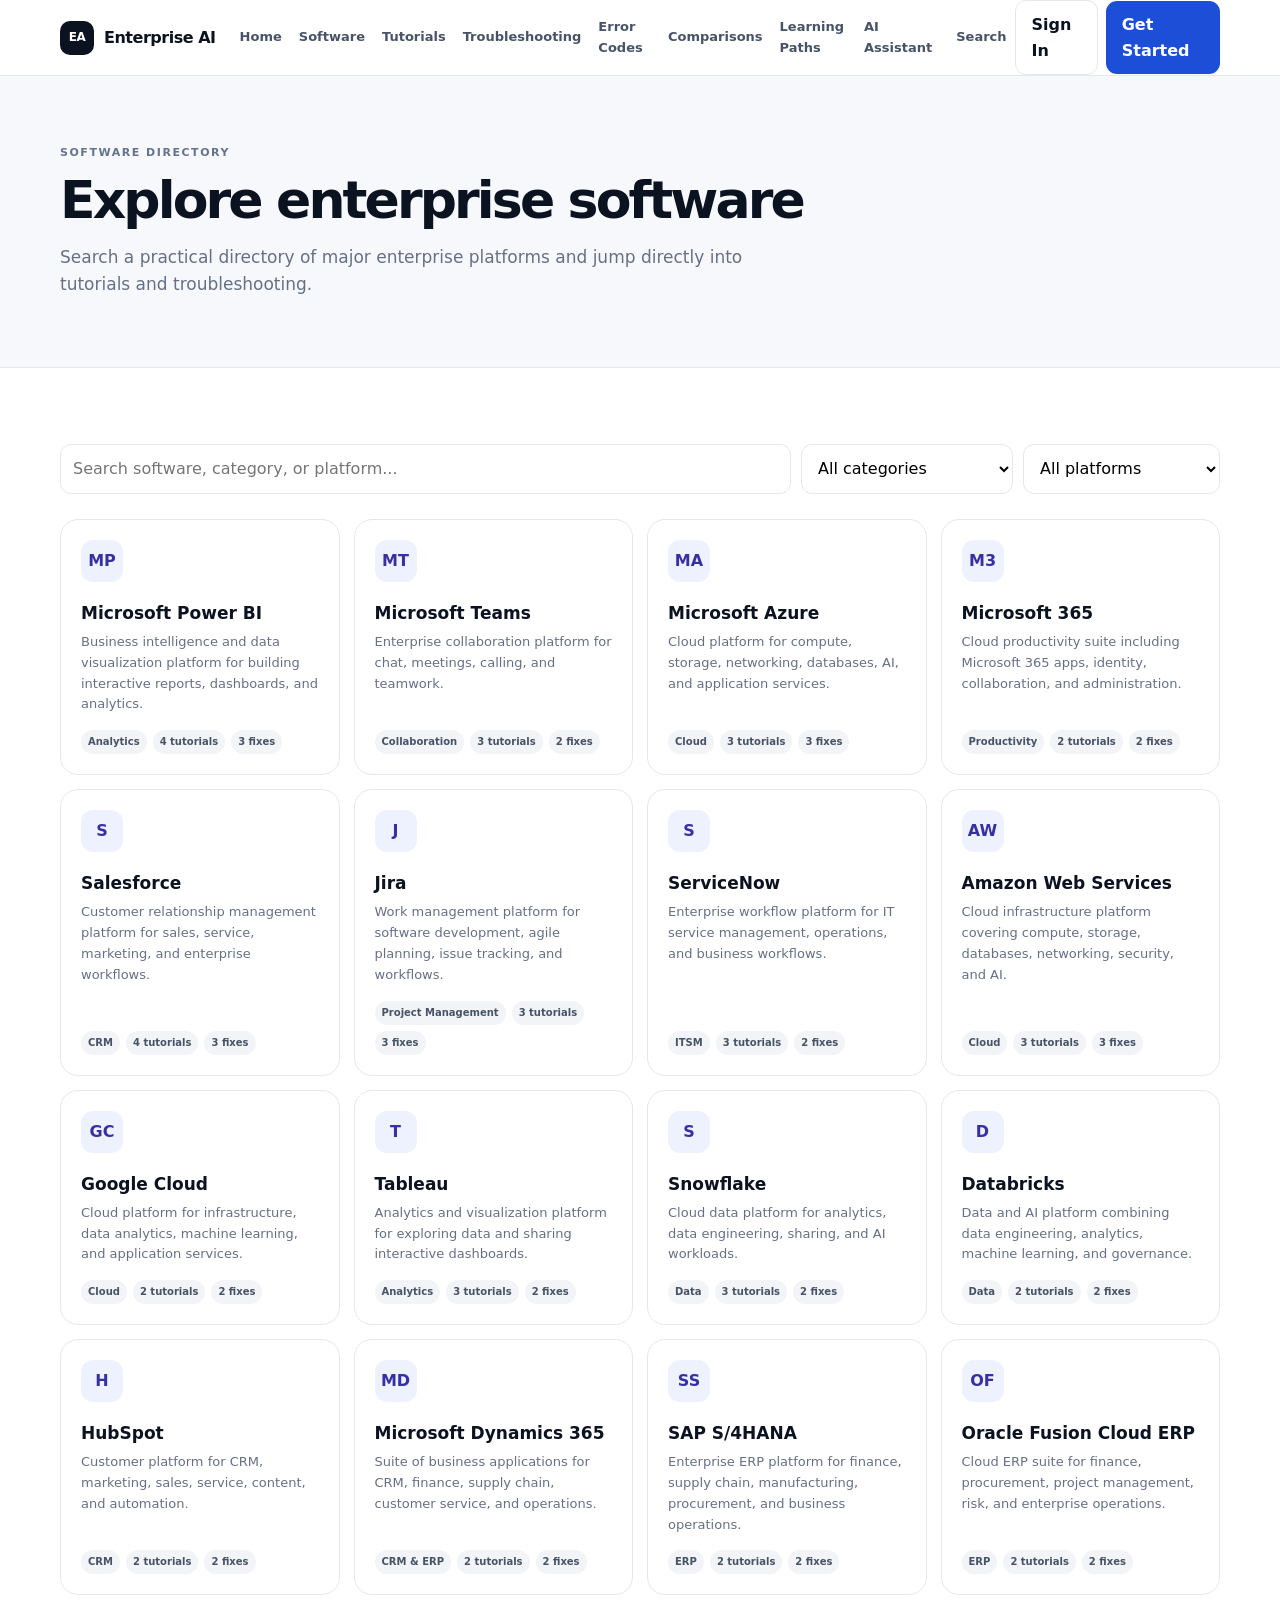
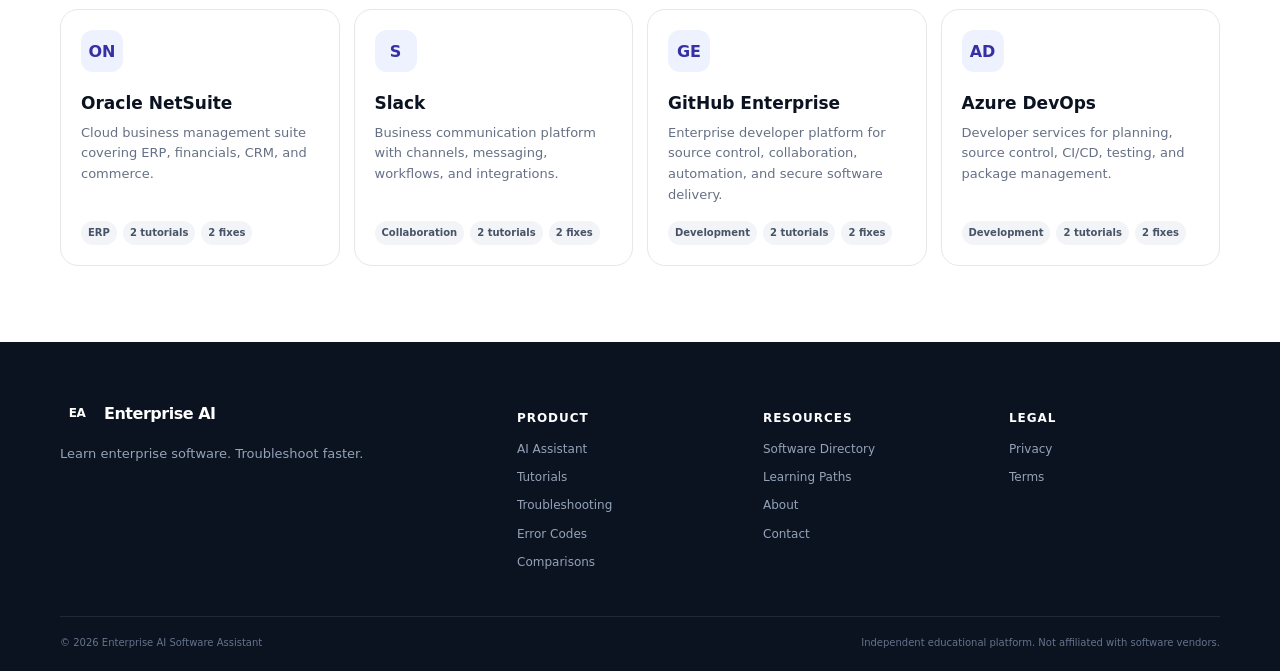
<file: software.html>
<!doctype html><html lang="en"><head>
<meta charset="UTF-8">
<meta name="viewport" content="width=device-width, initial-scale=1.0">
<meta name="theme-color" content="#0b1220">
<link rel="icon" href="favicon.svg" type="image/svg+xml">
<link rel="stylesheet" href="css/style.css">
<title>Software Directory | Enterprise AI Software Assistant</title><meta name="description" content="Browse enterprise software tutorials and troubleshooting guides across CRM, ERP, analytics, cloud, collaboration, ITSM, development, and AI."><meta property="og:title" content="Software Directory | Enterprise AI Software Assistant"><meta property="og:description" content="Browse enterprise software tutorials and troubleshooting guides across CRM, ERP, analytics, cloud, collaboration, ITSM, development, and AI."></head><body>
<header class="site-header">
  <div class="container nav-wrap">
    <a class="brand" href="index.html" aria-label="Enterprise AI Software Assistant home">
      <span class="brand-mark">EA</span><span>Enterprise AI</span>
    </a>
    <button class="menu-toggle" aria-label="Open navigation" aria-expanded="false">☰</button>
    <nav class="main-nav" aria-label="Main navigation">
      <a href="index.html">Home</a>
      <a href="software.html">Software</a>
      <a href="tutorials.html">Tutorials</a>
      <a href="troubleshooting.html">Troubleshooting</a>
      <a href="errors.html">Error Codes</a>
      <a href="comparisons.html">Comparisons</a>
      <a href="learning-paths.html">Learning Paths</a>
      <a href="ai-assistant.html">AI Assistant</a>
    </nav>
    <div class="nav-actions">
      <a class="search-link" href="software.html#search">Search</a>
      <a class="btn btn-ghost" href="contact.html">Sign In</a>
      <a class="btn btn-primary" href="ai-assistant.html">Get Started</a>
    </div>
  </div>
</header>
<main>
<section class="page-hero"><div class="container"><div class="eyebrow">SOFTWARE DIRECTORY</div><h1>Explore enterprise software</h1><p>Search a practical directory of major enterprise platforms and jump directly into tutorials and troubleshooting.</p></div></section>
<section class="section"><div class="container">
<div class="toolbar" id="search"><input id="software-search" placeholder="Search software, category, or platform..." aria-label="Search software"><select id="software-category"><option value="">All categories</option></select><select id="software-platform"><option value="">All platforms</option></select></div>
<div id="software-grid" class="software-grid"></div><div id="software-empty" class="empty hidden">No software matched your search.</div>
</div></section>
</main>
<footer class="site-footer">
  <div class="container footer-grid">
    <div><div class="brand footer-brand"><span class="brand-mark">EA</span><span>Enterprise AI</span></div>
      <p>Learn enterprise software. Troubleshoot faster.</p></div>
    <div><h3>Product</h3><a href="ai-assistant.html">AI Assistant</a><a href="tutorials.html">Tutorials</a><a href="troubleshooting.html">Troubleshooting</a><a href="errors.html">Error Codes</a><a href="comparisons.html">Comparisons</a></div>
    <div><h3>Resources</h3><a href="software.html">Software Directory</a><a href="learning-paths.html">Learning Paths</a><a href="about.html">About</a><a href="contact.html">Contact</a></div>
    <div><h3>Legal</h3><a href="privacy.html">Privacy</a><a href="terms.html">Terms</a></div>
  </div>
  <div class="container footer-bottom"><span>© 2026 Enterprise AI Software Assistant</span><span>Independent educational platform. Not affiliated with software vendors.</span></div>
</footer>
<script src="js/app.js"></script><script src="js/software.js"></script></body></html>
</file>
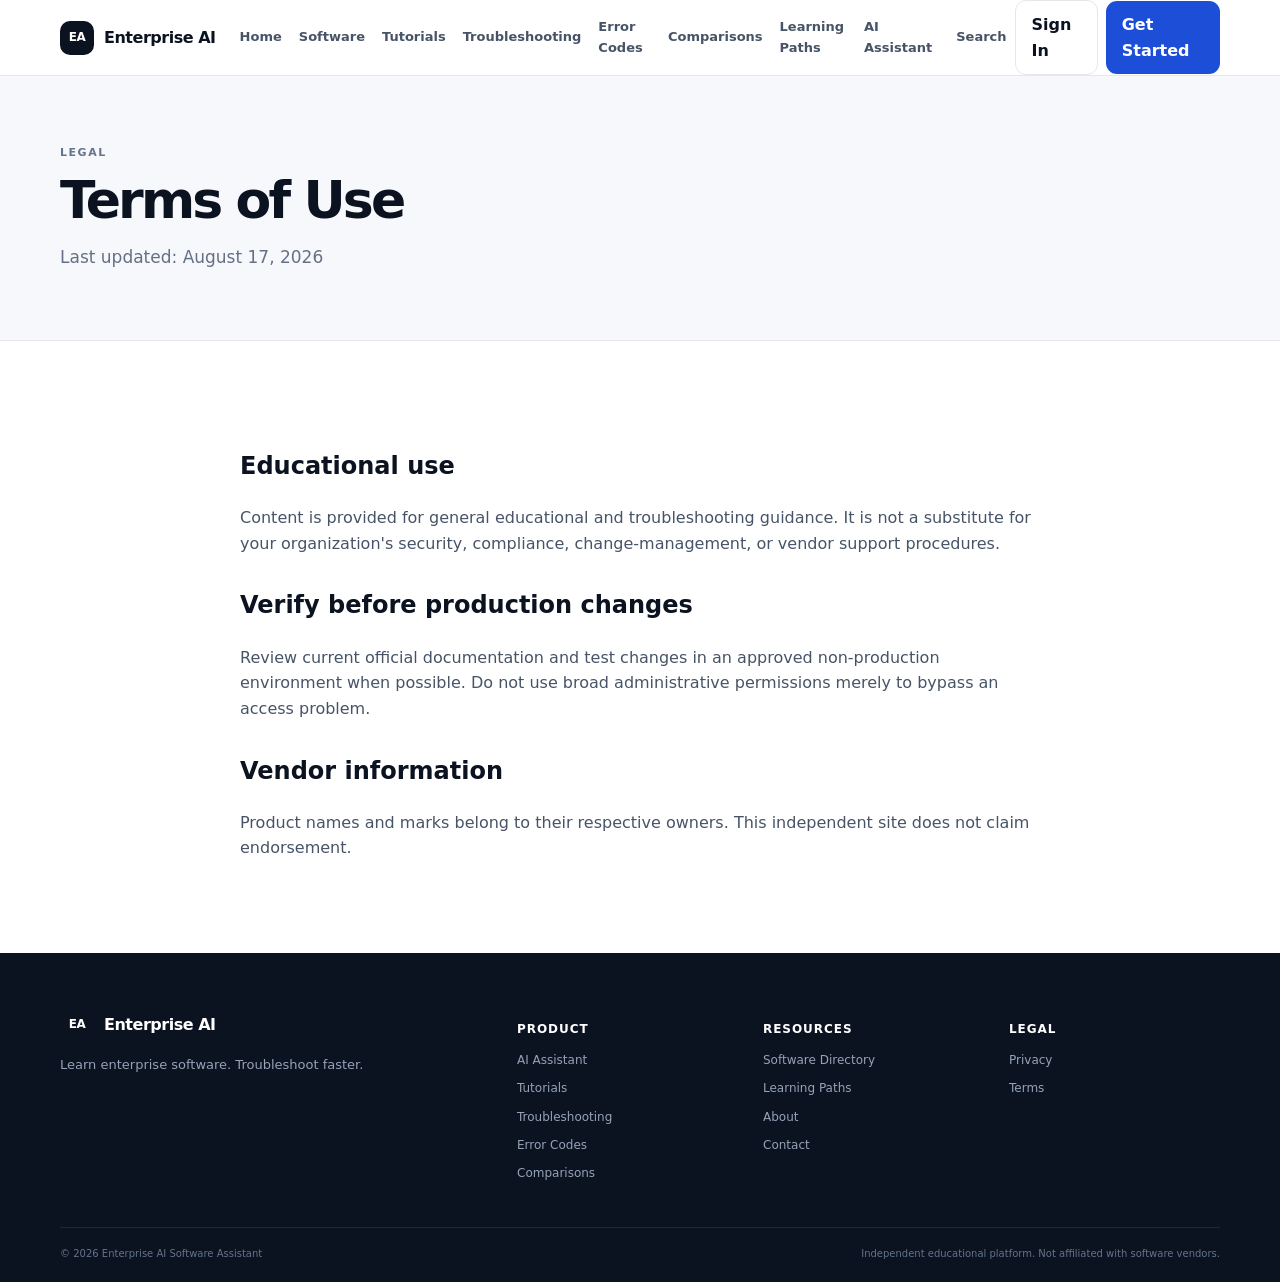
<file: terms.html>
<!doctype html><html lang="en"><head>
<meta charset="UTF-8">
<meta name="viewport" content="width=device-width, initial-scale=1.0">
<meta name="theme-color" content="#0b1220">
<link rel="icon" href="favicon.svg" type="image/svg+xml">
<link rel="stylesheet" href="css/style.css">
<title>Terms of Use | Enterprise AI Software Assistant</title><meta name="description" content="Enterprise AI Software Assistant information and legal page."><meta property="og:title" content="Terms of Use | Enterprise AI Software Assistant"><meta property="og:description" content="Enterprise AI Software Assistant information and legal page."></head><body>
<header class="site-header">
  <div class="container nav-wrap">
    <a class="brand" href="index.html" aria-label="Enterprise AI Software Assistant home">
      <span class="brand-mark">EA</span><span>Enterprise AI</span>
    </a>
    <button class="menu-toggle" aria-label="Open navigation" aria-expanded="false">☰</button>
    <nav class="main-nav" aria-label="Main navigation">
      <a href="index.html">Home</a>
      <a href="software.html">Software</a>
      <a href="tutorials.html">Tutorials</a>
      <a href="troubleshooting.html">Troubleshooting</a>
      <a href="errors.html">Error Codes</a>
      <a href="comparisons.html">Comparisons</a>
      <a href="learning-paths.html">Learning Paths</a>
      <a href="ai-assistant.html">AI Assistant</a>
    </nav>
    <div class="nav-actions">
      <a class="search-link" href="software.html#search">Search</a>
      <a class="btn btn-ghost" href="contact.html">Sign In</a>
      <a class="btn btn-primary" href="ai-assistant.html">Get Started</a>
    </div>
  </div>
</header>
<main><section class="page-hero"><div class="container"><div class="eyebrow">LEGAL</div><h1>Terms of Use</h1><p>Last updated: August 17, 2026</p></div></section><section class="section"><div class="container prose"><h2>Educational use</h2><p>Content is provided for general educational and troubleshooting guidance. It is not a substitute for your organization's security, compliance, change-management, or vendor support procedures.</p><h2>Verify before production changes</h2><p>Review current official documentation and test changes in an approved non-production environment when possible. Do not use broad administrative permissions merely to bypass an access problem.</p><h2>Vendor information</h2><p>Product names and marks belong to their respective owners. This independent site does not claim endorsement.</p></div></section></main>
<footer class="site-footer">
  <div class="container footer-grid">
    <div><div class="brand footer-brand"><span class="brand-mark">EA</span><span>Enterprise AI</span></div>
      <p>Learn enterprise software. Troubleshoot faster.</p></div>
    <div><h3>Product</h3><a href="ai-assistant.html">AI Assistant</a><a href="tutorials.html">Tutorials</a><a href="troubleshooting.html">Troubleshooting</a><a href="errors.html">Error Codes</a><a href="comparisons.html">Comparisons</a></div>
    <div><h3>Resources</h3><a href="software.html">Software Directory</a><a href="learning-paths.html">Learning Paths</a><a href="about.html">About</a><a href="contact.html">Contact</a></div>
    <div><h3>Legal</h3><a href="privacy.html">Privacy</a><a href="terms.html">Terms</a></div>
  </div>
  <div class="container footer-bottom"><span>© 2026 Enterprise AI Software Assistant</span><span>Independent educational platform. Not affiliated with software vendors.</span></div>
</footer>
<script src="js/app.js"></script></body></html>
</file>
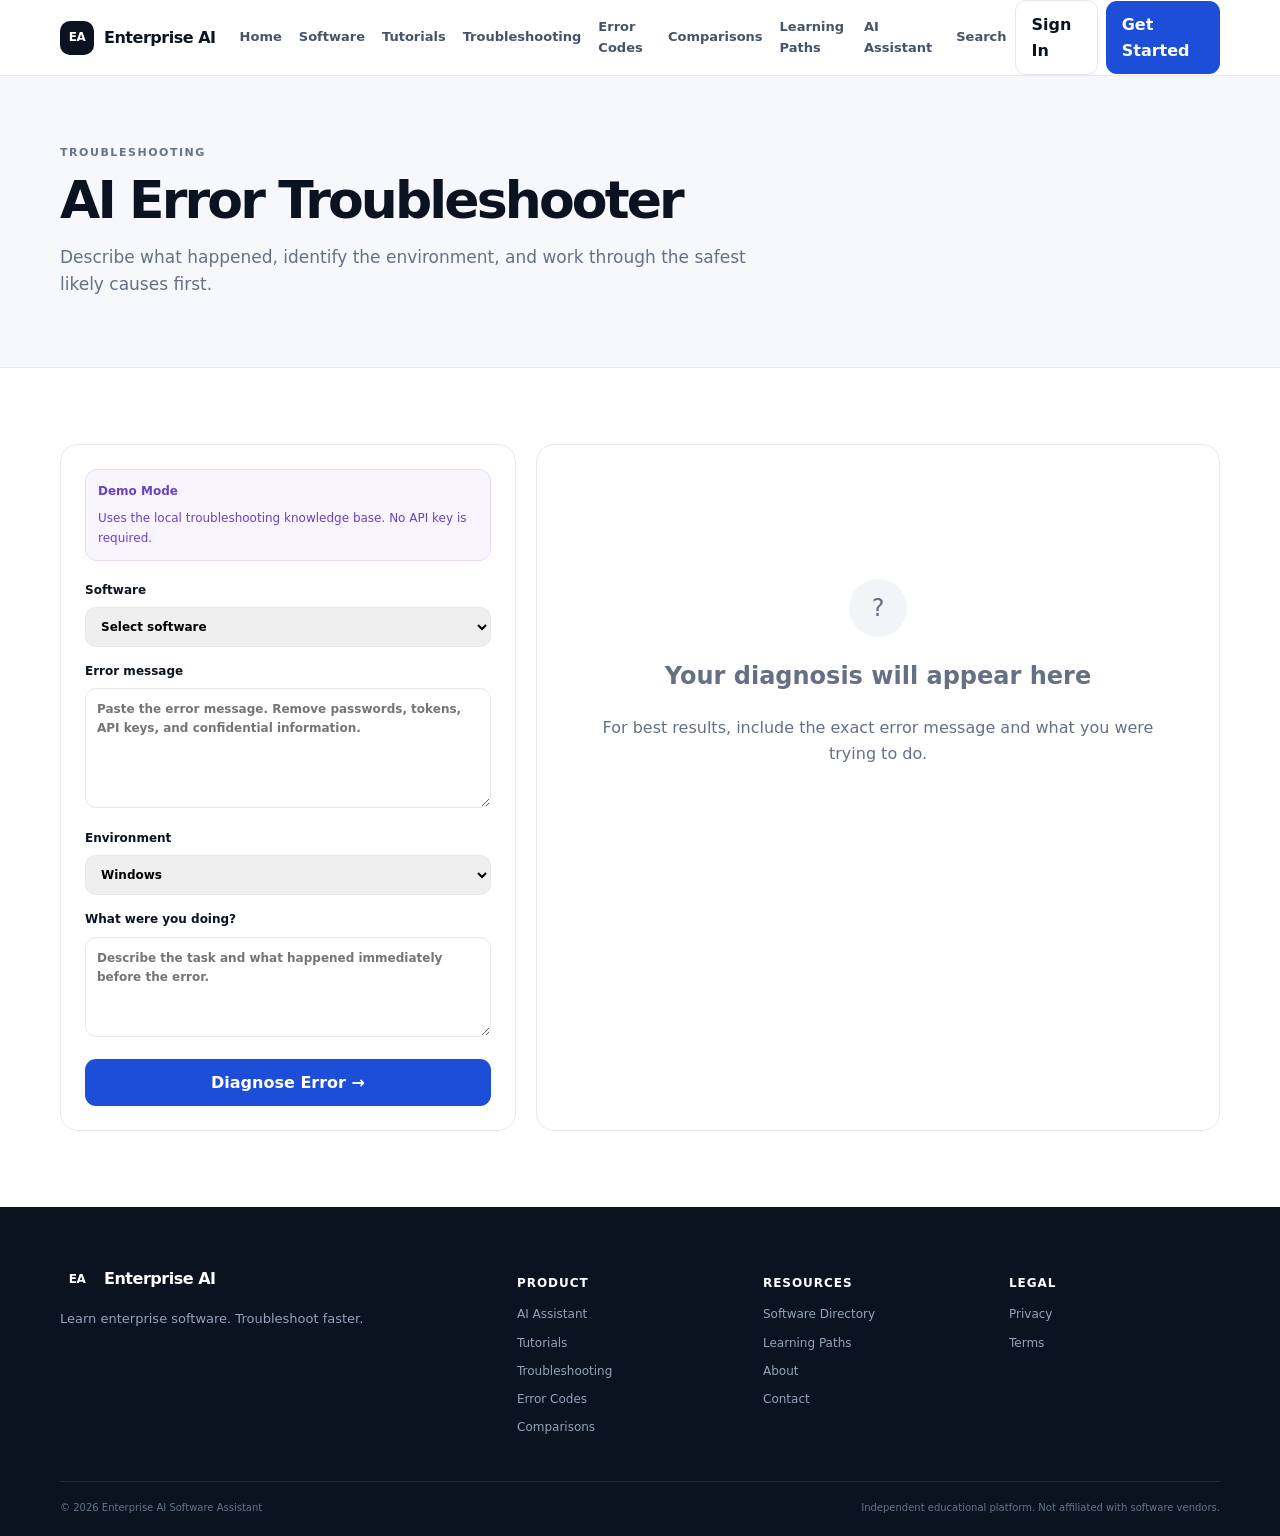
<file: troubleshooting.html>
<!doctype html><html lang="en"><head>
<meta charset="UTF-8">
<meta name="viewport" content="width=device-width, initial-scale=1.0">
<meta name="theme-color" content="#0b1220">
<link rel="icon" href="favicon.svg" type="image/svg+xml">
<link rel="stylesheet" href="css/style.css">
<title>AI Error Troubleshooter | Enterprise AI Software Assistant</title><meta name="description" content="Diagnose enterprise software errors with structured troubleshooting steps for Power BI, Salesforce, Jira, Azure, Teams, ServiceNow, AWS, and more."><meta property="og:title" content="AI Error Troubleshooter | Enterprise AI Software Assistant"><meta property="og:description" content="Diagnose enterprise software errors with structured troubleshooting steps for Power BI, Salesforce, Jira, Azure, Teams, ServiceNow, AWS, and more."></head><body>
<header class="site-header">
  <div class="container nav-wrap">
    <a class="brand" href="index.html" aria-label="Enterprise AI Software Assistant home">
      <span class="brand-mark">EA</span><span>Enterprise AI</span>
    </a>
    <button class="menu-toggle" aria-label="Open navigation" aria-expanded="false">☰</button>
    <nav class="main-nav" aria-label="Main navigation">
      <a href="index.html">Home</a>
      <a href="software.html">Software</a>
      <a href="tutorials.html">Tutorials</a>
      <a href="troubleshooting.html">Troubleshooting</a>
      <a href="errors.html">Error Codes</a>
      <a href="comparisons.html">Comparisons</a>
      <a href="learning-paths.html">Learning Paths</a>
      <a href="ai-assistant.html">AI Assistant</a>
    </nav>
    <div class="nav-actions">
      <a class="search-link" href="software.html#search">Search</a>
      <a class="btn btn-ghost" href="contact.html">Sign In</a>
      <a class="btn btn-primary" href="ai-assistant.html">Get Started</a>
    </div>
  </div>
</header>
<main>
<section class="page-hero"><div class="container"><div class="eyebrow">TROUBLESHOOTING</div><h1>AI Error Troubleshooter</h1><p>Describe what happened, identify the environment, and work through the safest likely causes first.</p></div></section>
<section class="section"><div class="container two-col">
<div class="form-card"><div class="demo-banner"><strong>Demo Mode</strong><span>Uses the local troubleshooting knowledge base. No API key is required.</span></div>
<label>Software<select id="ts-software"><option value="">Select software</option></select></label>
<label>Error message<textarea id="ts-error" rows="5" placeholder="Paste the error message. Remove passwords, tokens, API keys, and confidential information."></textarea></label>
<label>Environment<select id="ts-environment"><option>Windows</option><option>macOS</option><option>Linux</option><option>Browser</option><option>Cloud</option><option>Server</option><option>API</option><option>Database</option><option>Mobile</option></select></label>
<label>What were you doing?<textarea id="ts-context" rows="4" placeholder="Describe the task and what happened immediately before the error."></textarea></label>
<button id="diagnose-btn" class="btn btn-primary full">Diagnose Error →</button></div>
<div id="diagnosis" class="result-card"><div class="result-placeholder"><span class="big-icon">?</span><h2>Your diagnosis will appear here</h2><p>For best results, include the exact error message and what you were trying to do.</p></div></div>
</div></div></section>
</main>
<footer class="site-footer">
  <div class="container footer-grid">
    <div><div class="brand footer-brand"><span class="brand-mark">EA</span><span>Enterprise AI</span></div>
      <p>Learn enterprise software. Troubleshoot faster.</p></div>
    <div><h3>Product</h3><a href="ai-assistant.html">AI Assistant</a><a href="tutorials.html">Tutorials</a><a href="troubleshooting.html">Troubleshooting</a><a href="errors.html">Error Codes</a><a href="comparisons.html">Comparisons</a></div>
    <div><h3>Resources</h3><a href="software.html">Software Directory</a><a href="learning-paths.html">Learning Paths</a><a href="about.html">About</a><a href="contact.html">Contact</a></div>
    <div><h3>Legal</h3><a href="privacy.html">Privacy</a><a href="terms.html">Terms</a></div>
  </div>
  <div class="container footer-bottom"><span>© 2026 Enterprise AI Software Assistant</span><span>Independent educational platform. Not affiliated with software vendors.</span></div>
</footer>
<script src="js/app.js"></script><script src="js/troubleshooting.js"></script></body></html>
</file>
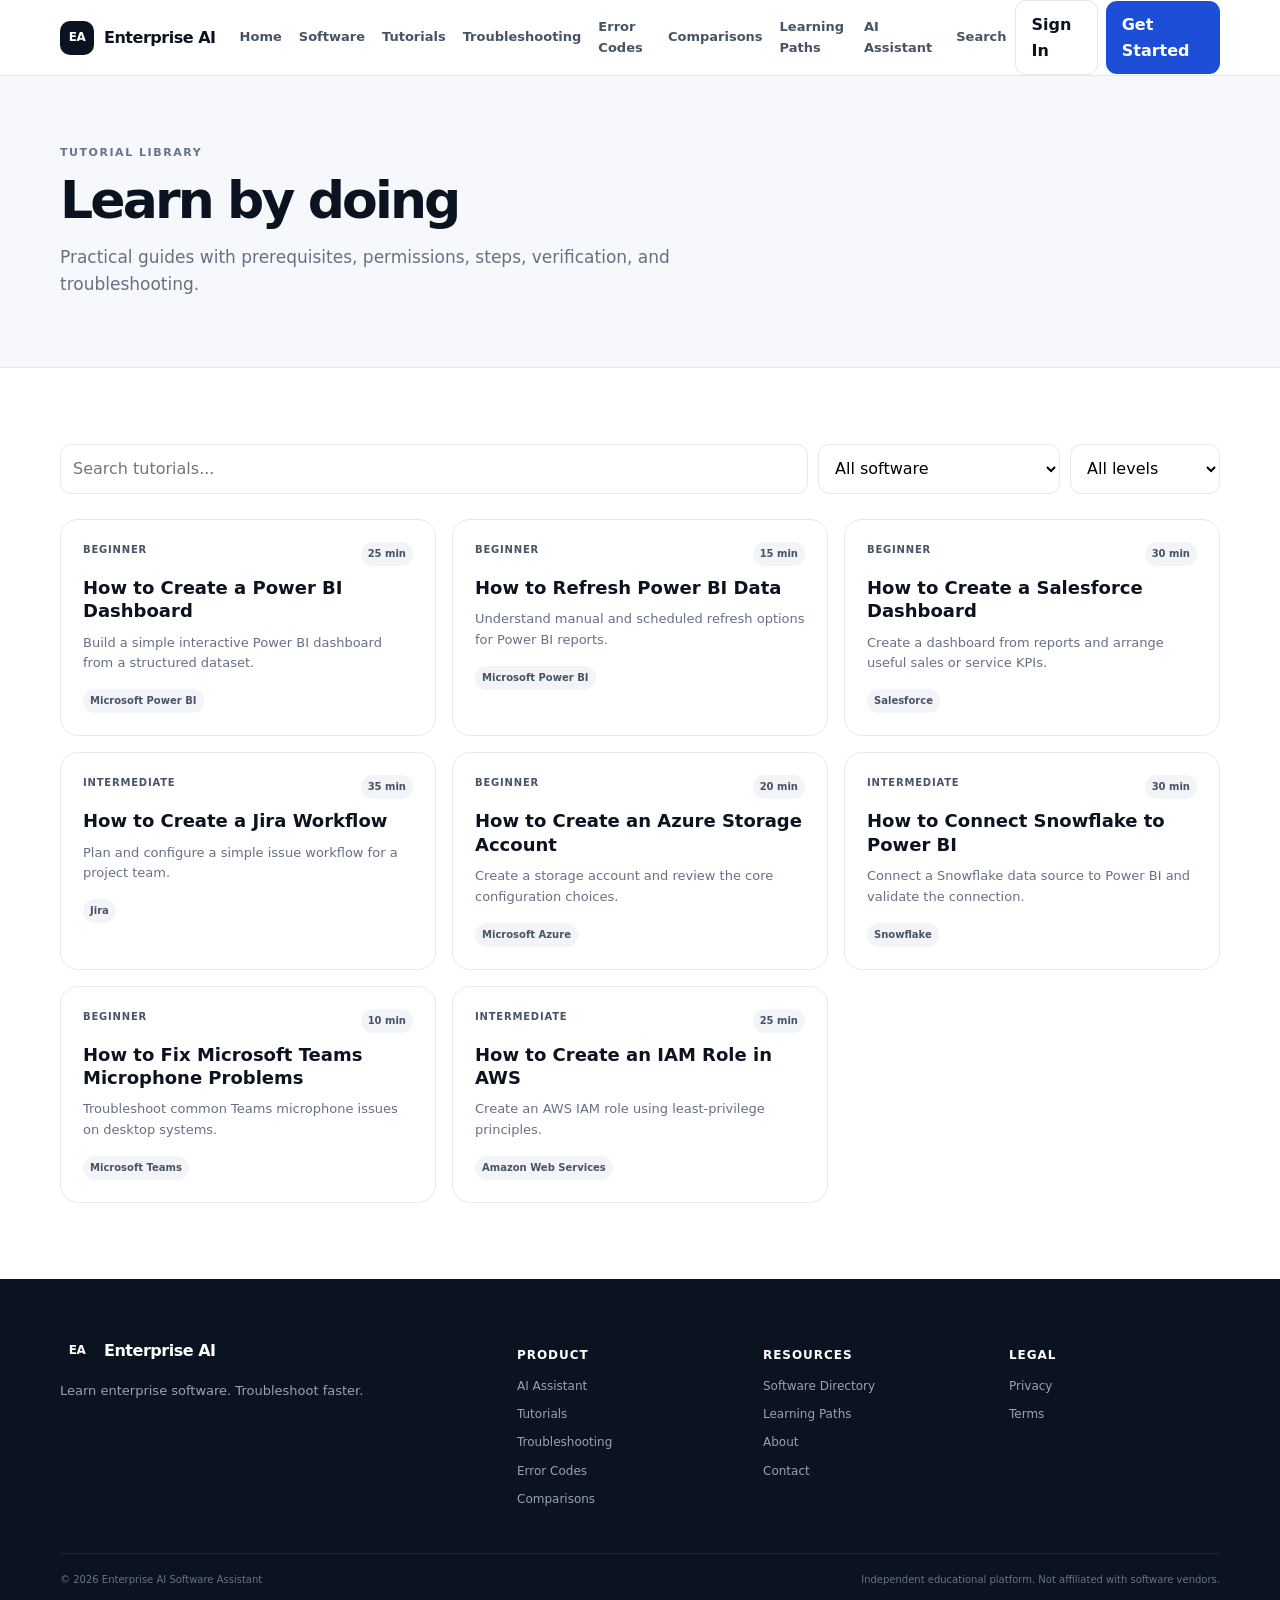
<file: tutorials.html>
<!doctype html><html lang="en"><head>
<meta charset="UTF-8">
<meta name="viewport" content="width=device-width, initial-scale=1.0">
<meta name="theme-color" content="#0b1220">
<link rel="icon" href="favicon.svg" type="image/svg+xml">
<link rel="stylesheet" href="css/style.css">
<title>Enterprise Software Tutorials | Step-by-Step Guides</title><meta name="description" content="Step-by-step enterprise software tutorials for Power BI, Salesforce, Jira, Azure, AWS, Teams, Snowflake, and more."><meta property="og:title" content="Enterprise Software Tutorials | Step-by-Step Guides"><meta property="og:description" content="Step-by-step enterprise software tutorials for Power BI, Salesforce, Jira, Azure, AWS, Teams, Snowflake, and more."></head><body>
<header class="site-header">
  <div class="container nav-wrap">
    <a class="brand" href="index.html" aria-label="Enterprise AI Software Assistant home">
      <span class="brand-mark">EA</span><span>Enterprise AI</span>
    </a>
    <button class="menu-toggle" aria-label="Open navigation" aria-expanded="false">☰</button>
    <nav class="main-nav" aria-label="Main navigation">
      <a href="index.html">Home</a>
      <a href="software.html">Software</a>
      <a href="tutorials.html">Tutorials</a>
      <a href="troubleshooting.html">Troubleshooting</a>
      <a href="errors.html">Error Codes</a>
      <a href="comparisons.html">Comparisons</a>
      <a href="learning-paths.html">Learning Paths</a>
      <a href="ai-assistant.html">AI Assistant</a>
    </nav>
    <div class="nav-actions">
      <a class="search-link" href="software.html#search">Search</a>
      <a class="btn btn-ghost" href="contact.html">Sign In</a>
      <a class="btn btn-primary" href="ai-assistant.html">Get Started</a>
    </div>
  </div>
</header>
<main>
<section class="page-hero"><div class="container"><div class="eyebrow">TUTORIAL LIBRARY</div><h1>Learn by doing</h1><p>Practical guides with prerequisites, permissions, steps, verification, and troubleshooting.</p></div></section>
<section class="section"><div class="container">
<div class="toolbar"><input id="tutorial-search" placeholder="Search tutorials..." aria-label="Search tutorials"><select id="tutorial-software"><option value="">All software</option></select><select id="tutorial-difficulty"><option value="">All levels</option><option>Beginner</option><option>Intermediate</option><option>Advanced</option></select></div>
<div id="tutorial-list" class="article-grid"></div>
</div></section>
</main>
<footer class="site-footer">
  <div class="container footer-grid">
    <div><div class="brand footer-brand"><span class="brand-mark">EA</span><span>Enterprise AI</span></div>
      <p>Learn enterprise software. Troubleshoot faster.</p></div>
    <div><h3>Product</h3><a href="ai-assistant.html">AI Assistant</a><a href="tutorials.html">Tutorials</a><a href="troubleshooting.html">Troubleshooting</a><a href="errors.html">Error Codes</a><a href="comparisons.html">Comparisons</a></div>
    <div><h3>Resources</h3><a href="software.html">Software Directory</a><a href="learning-paths.html">Learning Paths</a><a href="about.html">About</a><a href="contact.html">Contact</a></div>
    <div><h3>Legal</h3><a href="privacy.html">Privacy</a><a href="terms.html">Terms</a></div>
  </div>
  <div class="container footer-bottom"><span>© 2026 Enterprise AI Software Assistant</span><span>Independent educational platform. Not affiliated with software vendors.</span></div>
</footer>
<script src="js/app.js"></script><script src="js/tutorials.js"></script></body></html>
</file>
<file: css/style.css>
:root{--ink:#0b1220;--muted:#667085;--line:#e5e7eb;--bg:#fff;--soft:#f6f8fb;--primary:#0b1220;--accent:#2563eb;--success:#067647;--shadow:0 16px 45px rgba(15,23,42,.08);--radius:18px}
*{box-sizing:border-box}html{scroll-behavior:smooth}body{margin:0;font-family:Inter,ui-sans-serif,system-ui,-apple-system,BlinkMacSystemFont,"Segoe UI",sans-serif;color:var(--ink);background:var(--bg);line-height:1.6}a{color:inherit;text-decoration:none}button,input,select,textarea{font:inherit}button{cursor:pointer}.container{width:min(1160px,calc(100% - 40px));margin:auto}.site-header{position:sticky;top:0;z-index:50;background:rgba(255,255,255,.94);backdrop-filter:blur(12px);border-bottom:1px solid var(--line)}.nav-wrap{min-height:72px;display:flex;align-items:center;gap:24px}.brand{display:flex;align-items:center;gap:10px;font-weight:800;letter-spacing:-.03em;white-space:nowrap}.brand-mark{width:34px;height:34px;border-radius:10px;background:var(--ink);color:#fff;display:grid;place-items:center;font-size:12px}.main-nav{display:flex;gap:17px;align-items:center;margin-left:auto}.main-nav a,.search-link{font-size:13px;color:#475467;font-weight:650}.main-nav a:hover,.search-link:hover{color:var(--ink)}.nav-actions{display:flex;align-items:center;gap:8px}.btn{border:0;border-radius:11px;padding:11px 16px;font-weight:750;display:inline-flex;justify-content:center;align-items:center;gap:8px;transition:.2s}.btn-primary{background:#1d4ed8;color:white}.btn-primary:hover{background:#1e40af;transform:translateY(-1px)}.btn-dark{background:var(--ink);color:white}.btn-ghost{background:#fff;border:1px solid var(--line)}.full{width:100%}.menu-toggle{display:none;border:0;background:transparent;font-size:22px}.hero{background:linear-gradient(180deg,#f8fafc 0,#fff 100%);padding:92px 0 72px;border-bottom:1px solid var(--line)}.hero-grid{display:grid;grid-template-columns:1.1fr .9fr;gap:70px;align-items:center}.eyebrow{font-size:11px;font-weight:850;letter-spacing:.14em;color:#64748b;margin-bottom:12px}.hero h1,.page-hero h1{font-size:clamp(42px,6vw,72px);line-height:1.02;letter-spacing:-.055em;margin:0 0 22px}.hero h1 span{color:#2563eb}.hero-copy{font-size:19px;color:var(--muted);max-width:680px}.hero-search{display:flex;gap:8px;background:#fff;border:1px solid #dfe3e8;padding:7px;border-radius:15px;box-shadow:var(--shadow);margin-top:28px;max-width:690px}.hero-search input{border:0;outline:0;flex:1;padding:10px 12px;min-width:0}.example-row{display:flex;flex-wrap:wrap;gap:8px;margin-top:14px;color:#667085;font-size:12px}.example-row button,.suggestions button{border:1px solid var(--line);background:#fff;border-radius:999px;padding:6px 10px;color:#475467;font-size:12px}.hero-panel{border:1px solid var(--line);border-radius:22px;background:#fff;box-shadow:var(--shadow);padding:18px}.panel-top{font-size:13px;font-weight:750;border-bottom:1px solid var(--line);padding-bottom:14px}.status-dot{display:inline-block;width:8px;height:8px;border-radius:50%;background:#12b76a;margin-right:5px}.demo-pill,.status{font-size:10px;letter-spacing:.08em;color:#6941c6;background:#f4f3ff;padding:4px 7px;border-radius:999px;margin-left:7px}.chat-preview{padding:13px;border-radius:13px;margin-top:12px;font-size:13px}.chat-preview.user{background:#f2f4f7;margin-left:55px}.chat-preview.ai{background:#eff8ff;border:1px solid #d1e9ff}.panel-footer{font-size:11px;color:#98a2b3;margin-top:15px}.section{padding:76px 0}.section-muted{background:var(--soft);border-top:1px solid var(--line);border-bottom:1px solid var(--line)}.section-heading{display:flex;justify-content:space-between;align-items:end;gap:20px;margin-bottom:28px}.section-heading h2,.feature-card h3{margin:0;letter-spacing:-.035em}.section-heading h2{font-size:32px}.section-heading p{color:var(--muted);margin:8px 0 0}.centered{justify-content:center;text-align:center}.text-link{font-size:13px;font-weight:750}.software-grid{display:grid;grid-template-columns:repeat(4,1fr);gap:14px}.software-card,.feature-card,.article-card,.form-card,.result-card,.comparison-box{border:1px solid var(--line);border-radius:var(--radius);background:#fff}.software-card{padding:20px;min-height:190px;display:flex;flex-direction:column;transition:.2s}.software-card:hover,.feature-card:hover,.article-card:hover{box-shadow:var(--shadow);transform:translateY(-2px)}.software-icon{width:42px;height:42px;border-radius:12px;background:#eef2ff;color:#3730a3;display:grid;place-items:center;font-weight:850;margin-bottom:18px}.software-card h3{font-size:17px;margin:0 0 5px}.software-card p,.article-card p,.feature-card p{font-size:13px;color:var(--muted);margin:0}.card-meta{display:flex;gap:6px;flex-wrap:wrap;margin-top:auto;padding-top:15px}.tag{font-size:10px;font-weight:750;background:#f2f4f7;padding:4px 7px;border-radius:999px;color:#475467}.feature-grid{display:grid;grid-template-columns:repeat(3,1fr);gap:16px}.feature-card{padding:26px;transition:.2s}.feature-card .icon{display:grid;place-items:center;width:38px;height:38px;border-radius:10px;background:#eef2ff;color:#3730a3;font-size:11px;font-weight:850;margin-bottom:24px}.feature-card h3{font-size:20px}.feature-card span:last-child{display:block;margin-top:18px;font-size:12px;font-weight:800}.callout{background:#0b1220;color:#fff;border-radius:24px;padding:34px 38px;display:flex;align-items:center;justify-content:space-between;gap:25px}.callout p{color:#cbd5e1}.page-hero{padding:68px 0 52px;background:var(--soft);border-bottom:1px solid var(--line)}.page-hero h1{font-size:52px;margin-bottom:12px}.page-hero p{color:var(--muted);font-size:17px;max-width:720px}.page-hero.compact{padding-bottom:35px}.toolbar{display:flex;gap:10px;margin-bottom:25px;flex-wrap:wrap}.toolbar input,.toolbar select,.comparison-select select{border:1px solid var(--line);background:#fff;border-radius:11px;padding:11px 12px;outline:none}.toolbar input{flex:1;min-width:240px}.article-grid{display:grid;grid-template-columns:repeat(3,1fr);gap:16px}.article-card{padding:22px;transition:.2s}.article-card h3{font-size:18px;line-height:1.3;margin:10px 0}.article-card .topline{display:flex;justify-content:space-between;gap:8px}.difficulty{font-size:10px;font-weight:850;text-transform:uppercase;letter-spacing:.08em;color:#475467}.two-col{display:grid;grid-template-columns:.8fr 1.2fr;gap:20px}.form-card,.result-card{padding:24px}.form-card label,.comparison-select label{display:block;font-size:12px;font-weight:800;margin-bottom:15px}.form-card input,.form-card textarea,.form-card select{width:100%;margin-top:7px;border:1px solid var(--line);border-radius:11px;padding:11px;outline:none;resize:vertical}.demo-banner{display:flex;gap:8px;flex-direction:column;background:#f9f5ff;border:1px solid #e9d7fe;color:#6941c6;border-radius:12px;padding:12px;margin-bottom:20px;font-size:12px}.result-card{min-height:480px}.result-placeholder{text-align:center;padding:110px 25px;color:var(--muted)}.big-icon{display:grid;place-items:center;width:58px;height:58px;margin:0 auto 15px;border-radius:50%;background:#f2f4f7;color:#667085;font-size:24px}.result-content h2{font-size:22px;margin:20px 0 8px}.result-content h3{font-size:15px;margin:20px 0 7px}.result-content p,.result-content li{font-size:13px;color:#475467}.result-content ul,.result-content ol{padding-left:20px}.alert{padding:11px;border-radius:10px;background:#f8f9fc;font-size:12px;color:#475467}.comparison-select{display:grid;grid-template-columns:repeat(4,1fr);gap:10px;align-items:end;margin-bottom:25px}.comparison-select .btn{height:44px}.comparison-box{overflow:auto}.comparison-box table{width:100%;border-collapse:collapse;min-width:700px}.comparison-box th,.comparison-box td{text-align:left;padding:15px;border-bottom:1px solid var(--line);vertical-align:top;font-size:13px}.comparison-box th{background:#f8fafc}.learning-card{display:flex;flex-direction:column}.progress{height:8px;background:#eef2f6;border-radius:999px;overflow:hidden;margin:15px 0}.progress span{display:block;height:100%;background:#2563eb}.task-list{padding:0;list-style:none}.task-list li{display:flex;gap:9px;align-items:flex-start;font-size:13px;margin:9px 0;color:#475467}.task-list input{margin-top:5px}.ai-section{padding-top:40px}.ai-shell{display:grid;grid-template-columns:250px 1fr;gap:14px;border:1px solid var(--line);border-radius:20px;overflow:hidden;background:#fff;box-shadow:var(--shadow);min-height:650px}.ai-sidebar{background:#f8fafc;padding:15px;border-right:1px solid var(--line)}.sidebar-note{margin-top:20px;padding:14px;border:1px solid var(--line);border-radius:12px;font-size:12px;color:#667085}.chat-panel{display:flex;flex-direction:column;min-width:0}.chat-top{padding:17px 20px;border-bottom:1px solid var(--line);display:flex;justify-content:space-between;align-items:center}.chat-top strong{display:block}.status{display:inline-block;margin:4px 0 0;font-size:9px}.icon-btn{border:1px solid var(--line);background:#fff;border-radius:9px;padding:7px 10px;font-size:11px}.chat-messages{flex:1;padding:25px;overflow:auto;background:#fff}.message{max-width:78%;padding:13px 15px;border-radius:14px;margin-bottom:14px;font-size:13px;white-space:normal}.message.user{margin-left:auto;background:#0b1220;color:#fff}.message.assistant{background:#f2f4f7;color:#1d2939}.message.assistant .demo-label{font-size:9px;font-weight:850;letter-spacing:.08em;color:#6941c6;margin-bottom:7px}.suggestions{padding:10px 18px;display:flex;gap:7px;flex-wrap:wrap;border-top:1px solid var(--line)}.chat-input{display:flex;gap:8px;padding:12px 18px;border-top:1px solid var(--line)}.chat-input textarea{flex:1;resize:none;border:1px solid var(--line);border-radius:11px;padding:10px;outline:none}.privacy-note{text-align:center;font-size:10px;color:#98a2b3;padding:0 10px 12px}.prose{max-width:800px}.prose h2{margin-top:30px}.prose p{color:#475467}.narrow{max-width:700px}.success{color:var(--success);font-size:13px}.empty{text-align:center;padding:50px;color:var(--muted)}.hidden{display:none!important}.site-footer{background:#0b1220;color:#cbd5e1;padding:55px 0 20px}.footer-grid{display:grid;grid-template-columns:2fr 1fr 1fr 1fr;gap:35px}.footer-brand{color:#fff}.site-footer p{font-size:13px;color:#94a3b8}.site-footer h3{font-size:12px;color:#fff;text-transform:uppercase;letter-spacing:.08em}.site-footer a{display:block;font-size:12px;margin:9px 0;color:#94a3b8}.site-footer a:hover{color:#fff}.footer-bottom{border-top:1px solid #1e293b;margin-top:35px;padding-top:18px;display:flex;justify-content:space-between;gap:15px;font-size:10px;color:#64748b}
@media(max-width:1050px){.main-nav{gap:10px}.main-nav a{font-size:12px}.software-grid{grid-template-columns:repeat(3,1fr)}.hero-grid{gap:35px}.comparison-select{grid-template-columns:repeat(2,1fr)}}
@media(max-width:800px){.menu-toggle{display:block;margin-left:auto}.main-nav,.nav-actions{display:none}.main-nav.open{display:flex;position:absolute;left:20px;right:20px;top:68px;background:#fff;border:1px solid var(--line);border-radius:14px;padding:15px;flex-direction:column;align-items:flex-start;box-shadow:var(--shadow)}.nav-actions.open{display:flex;position:absolute;top:330px;left:20px;right:20px;background:#fff;padding:12px;border:1px solid var(--line);border-radius:14px}.hero{padding:60px 0}.hero-grid,.two-col,.ai-shell{grid-template-columns:1fr}.hero-panel{display:none}.software-grid{grid-template-columns:repeat(2,1fr)}.feature-grid,.article-grid{grid-template-columns:1fr 1fr}.ai-sidebar{border-right:0;border-bottom:1px solid var(--line)}.footer-grid{grid-template-columns:1fr 1fr}}
@media(max-width:560px){.container{width:min(100% - 28px,1160px)}.hero h1,.page-hero h1{font-size:40px}.section{padding:52px 0}.hero-search{flex-direction:column}.software-grid,.feature-grid,.article-grid{grid-template-columns:1fr}.section-heading{display:block}.section-heading .text-link{display:block;margin-top:12px}.callout{display:block;padding:25px}.callout .btn{margin-top:15px;width:100%}.comparison-select{grid-template-columns:1fr}.chat-input{flex-direction:column}.message{max-width:92%}.footer-grid{grid-template-columns:1fr}.footer-bottom{display:block}.footer-bottom span{display:block;margin-top:8px}.toolbar input{min-width:100%}}
</file>
